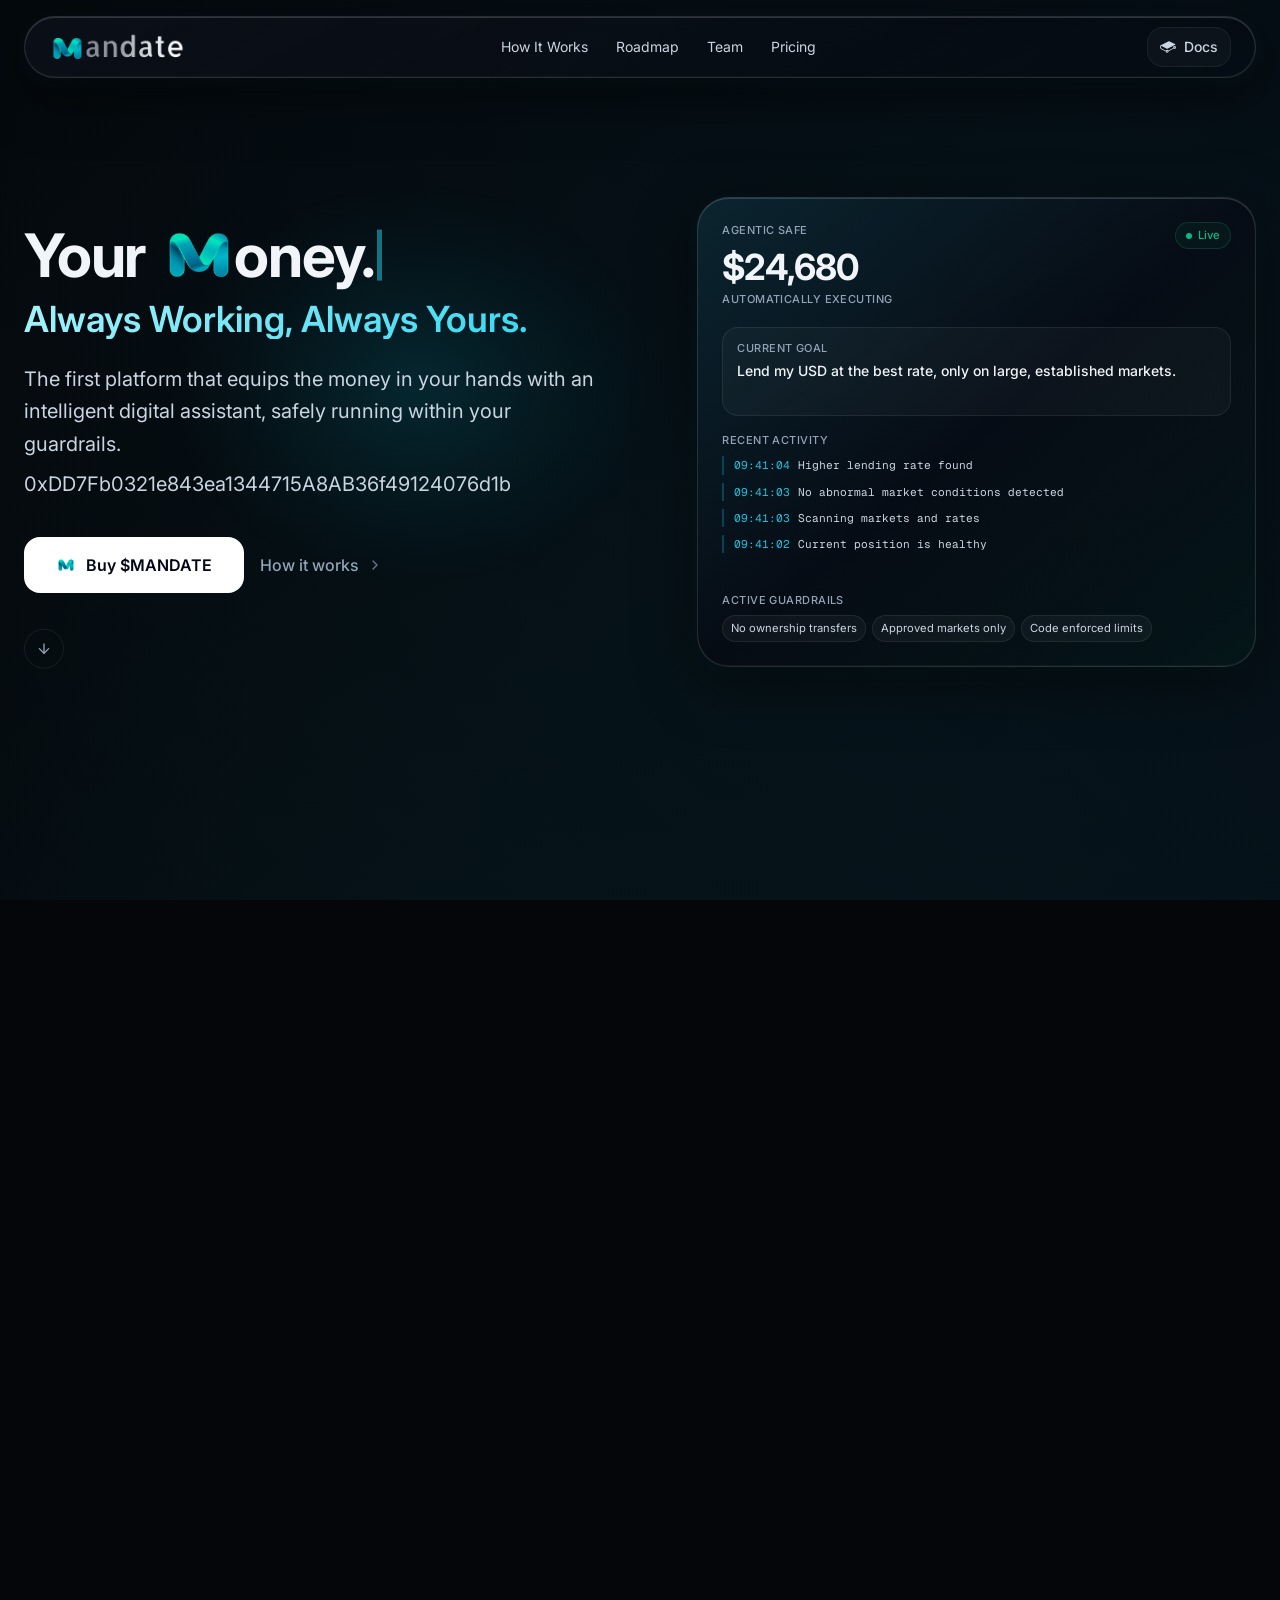
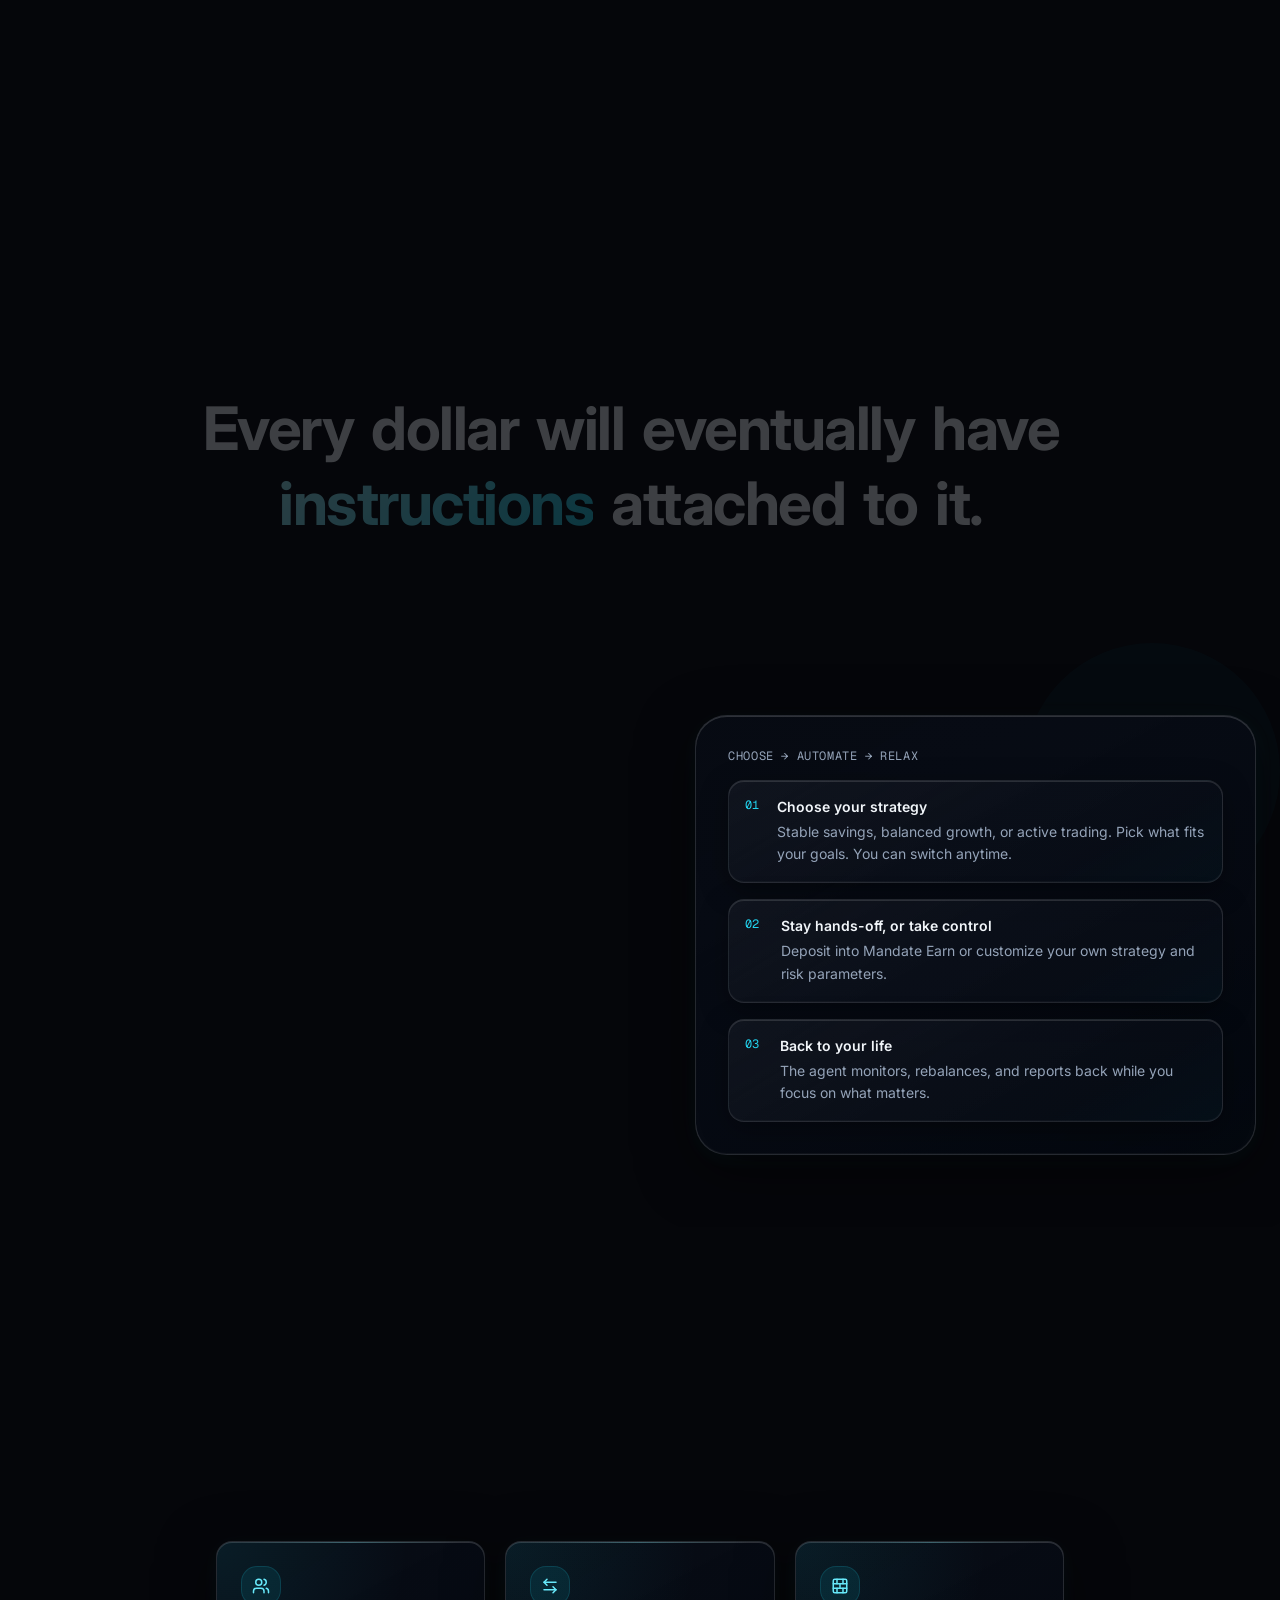
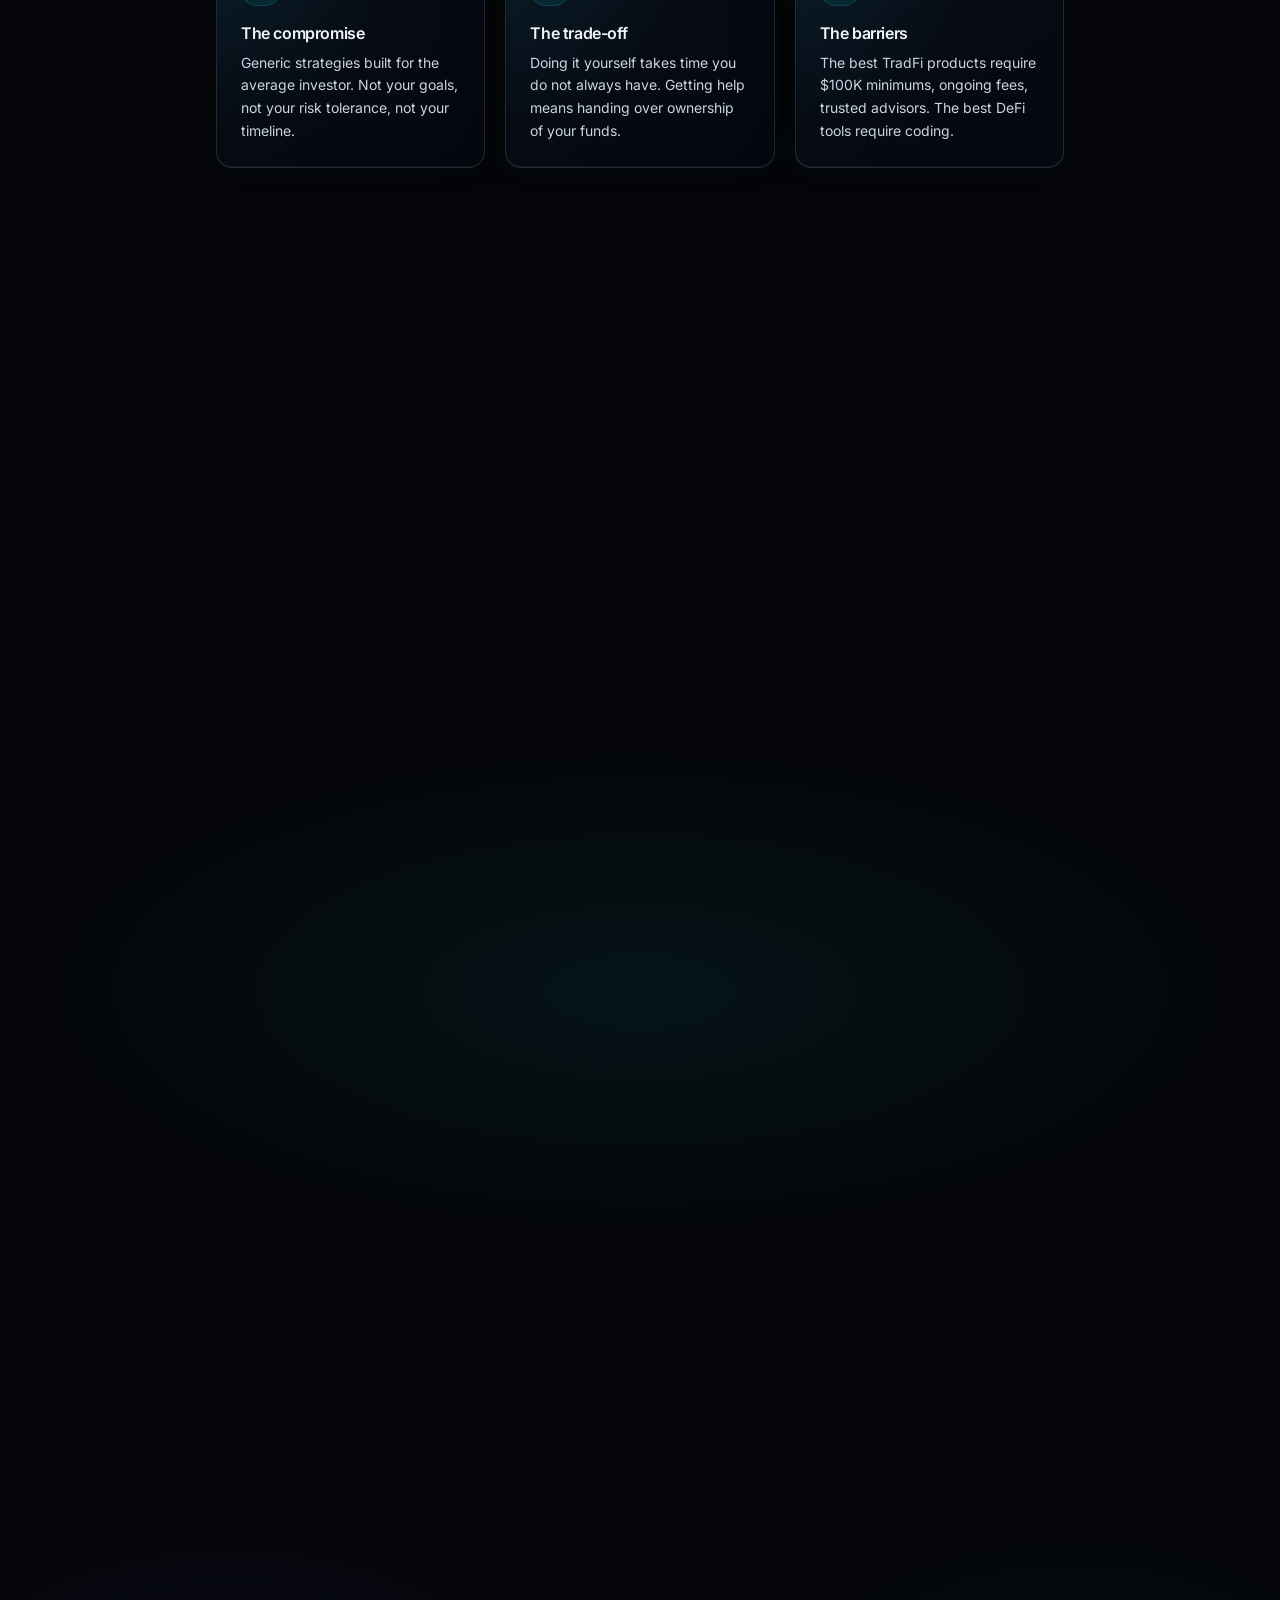
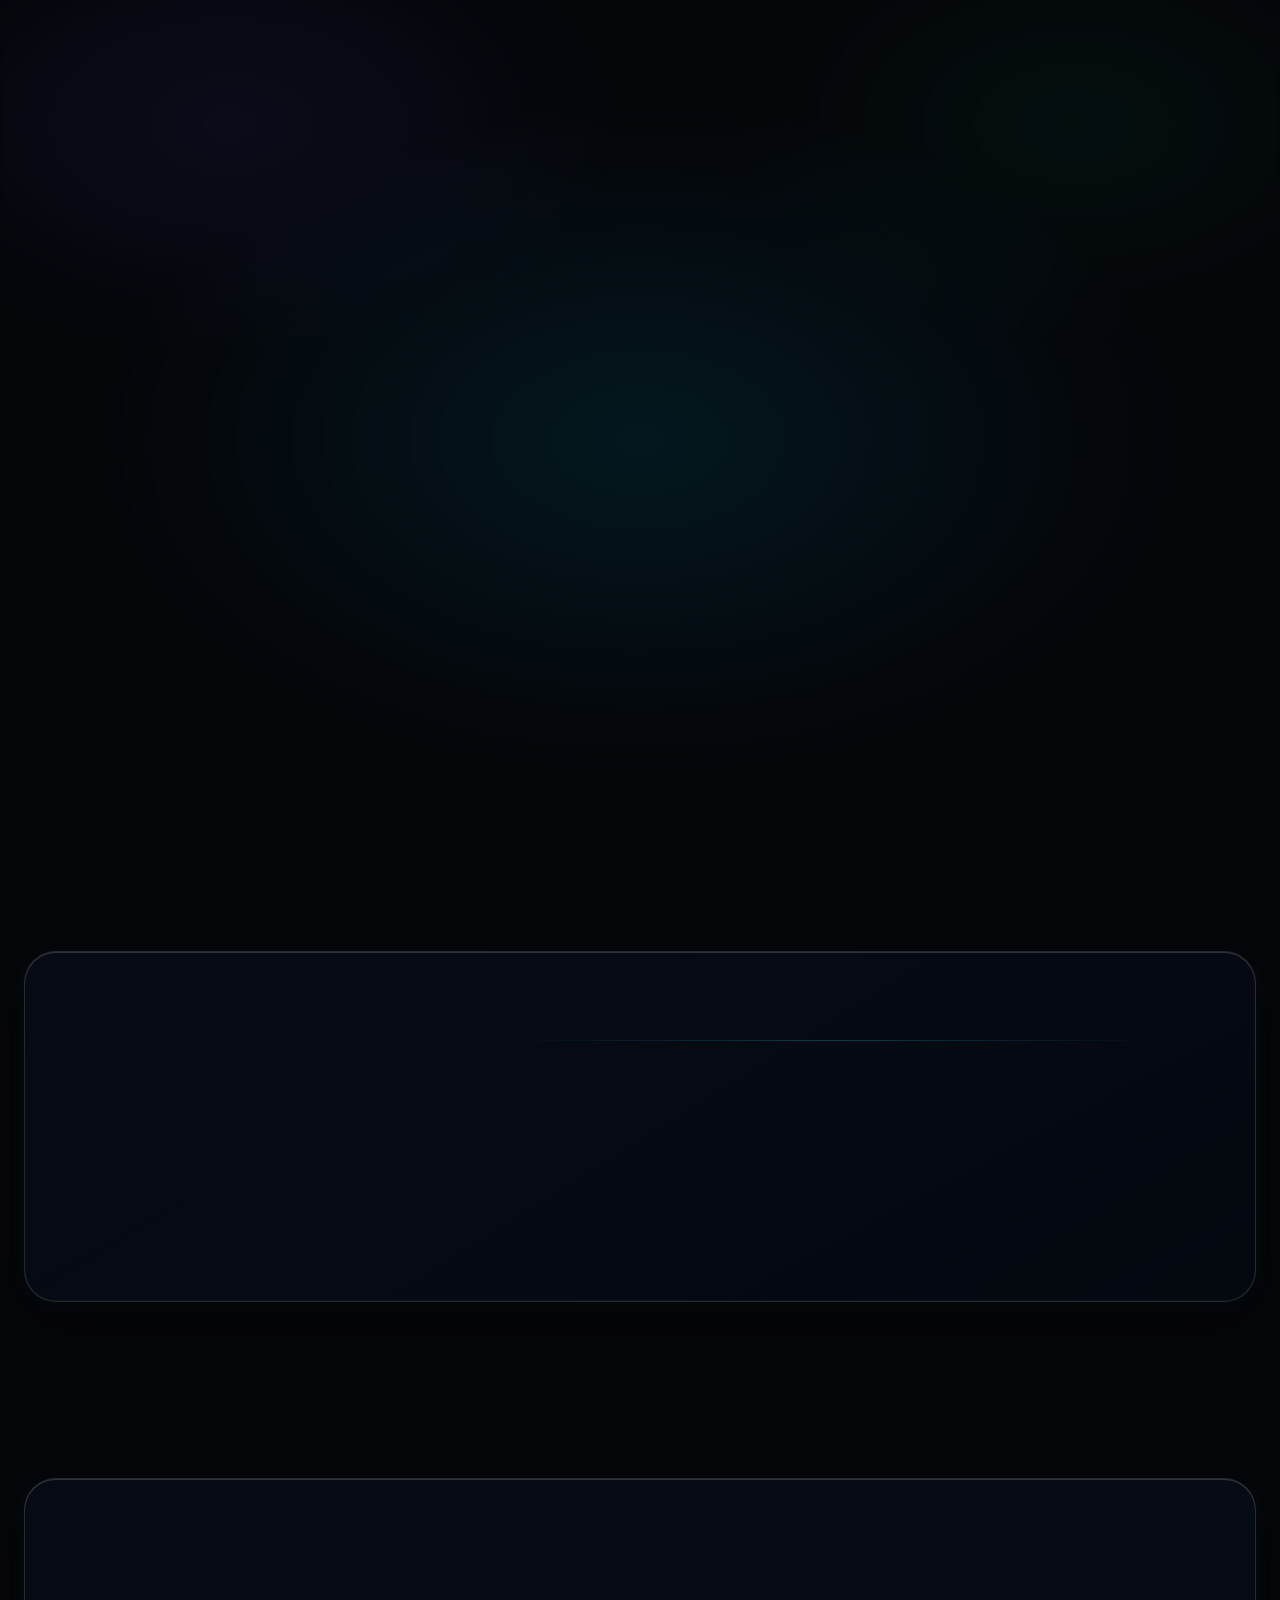
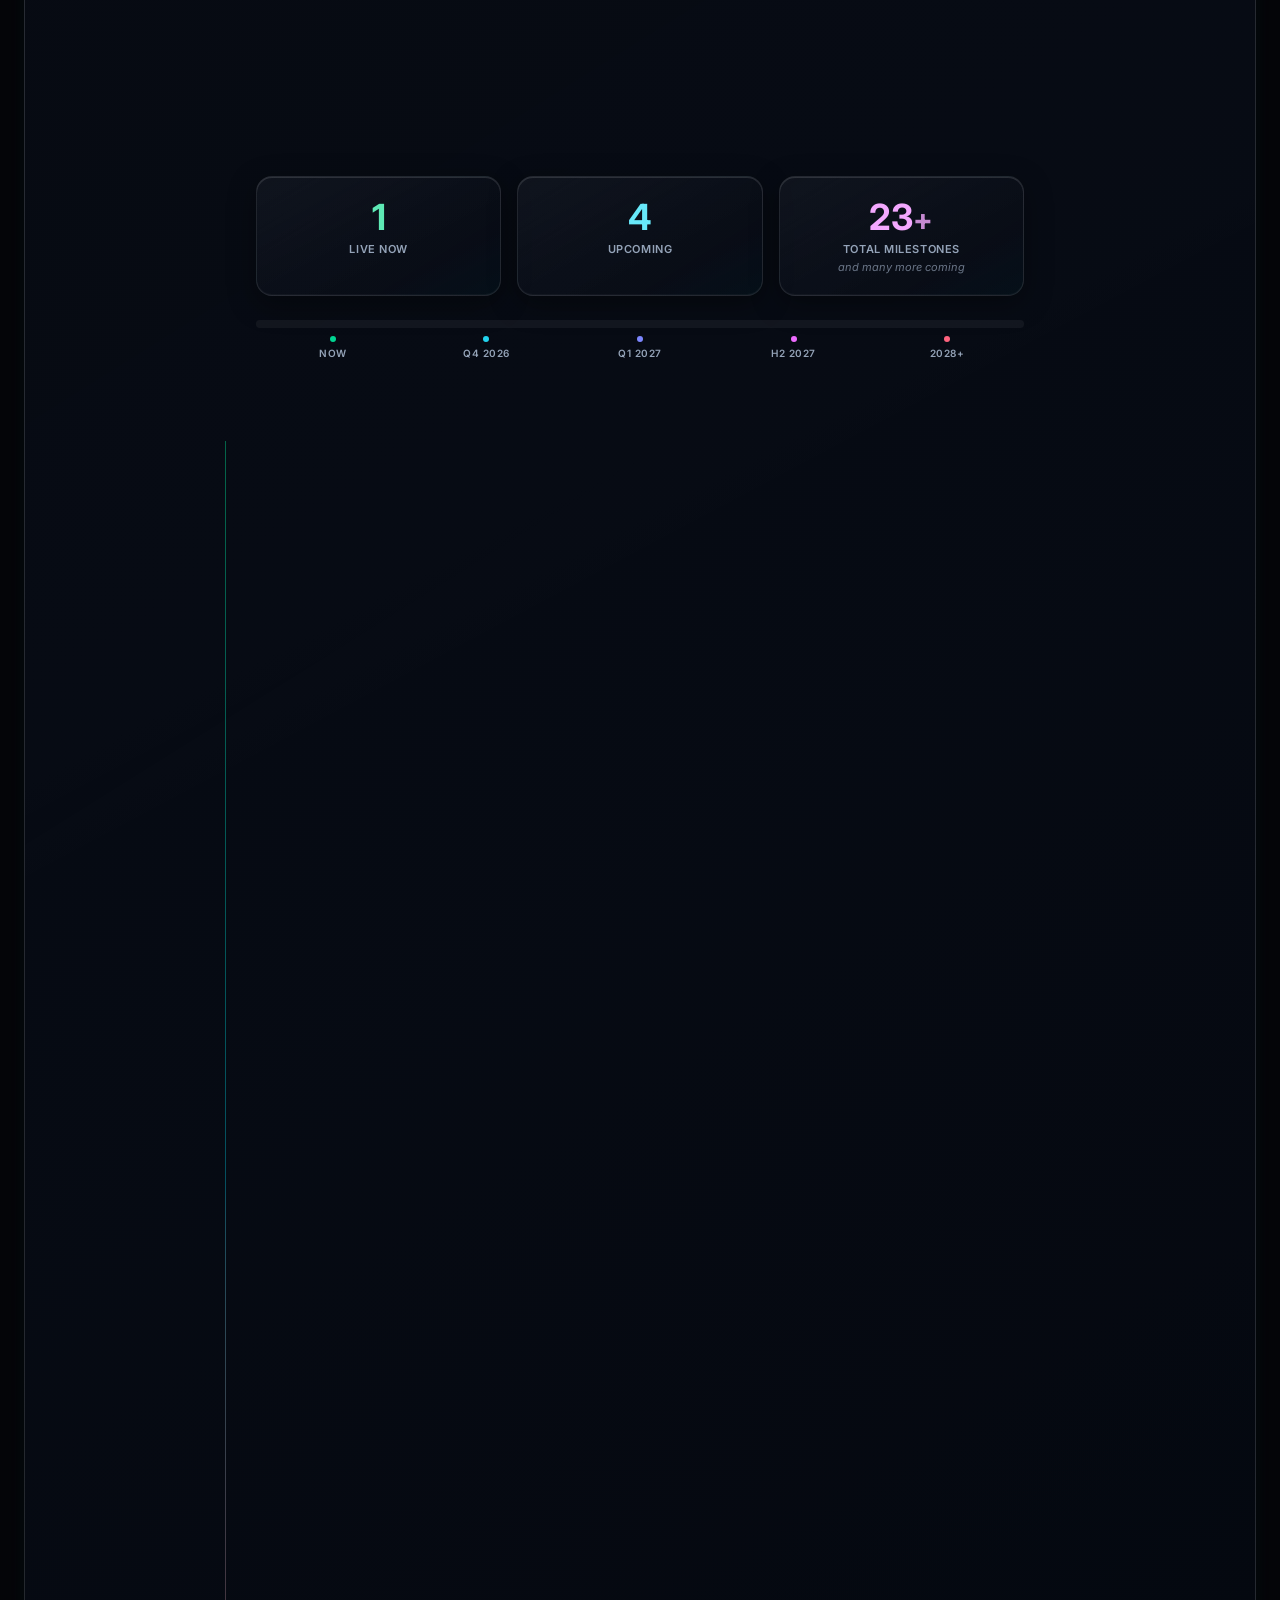
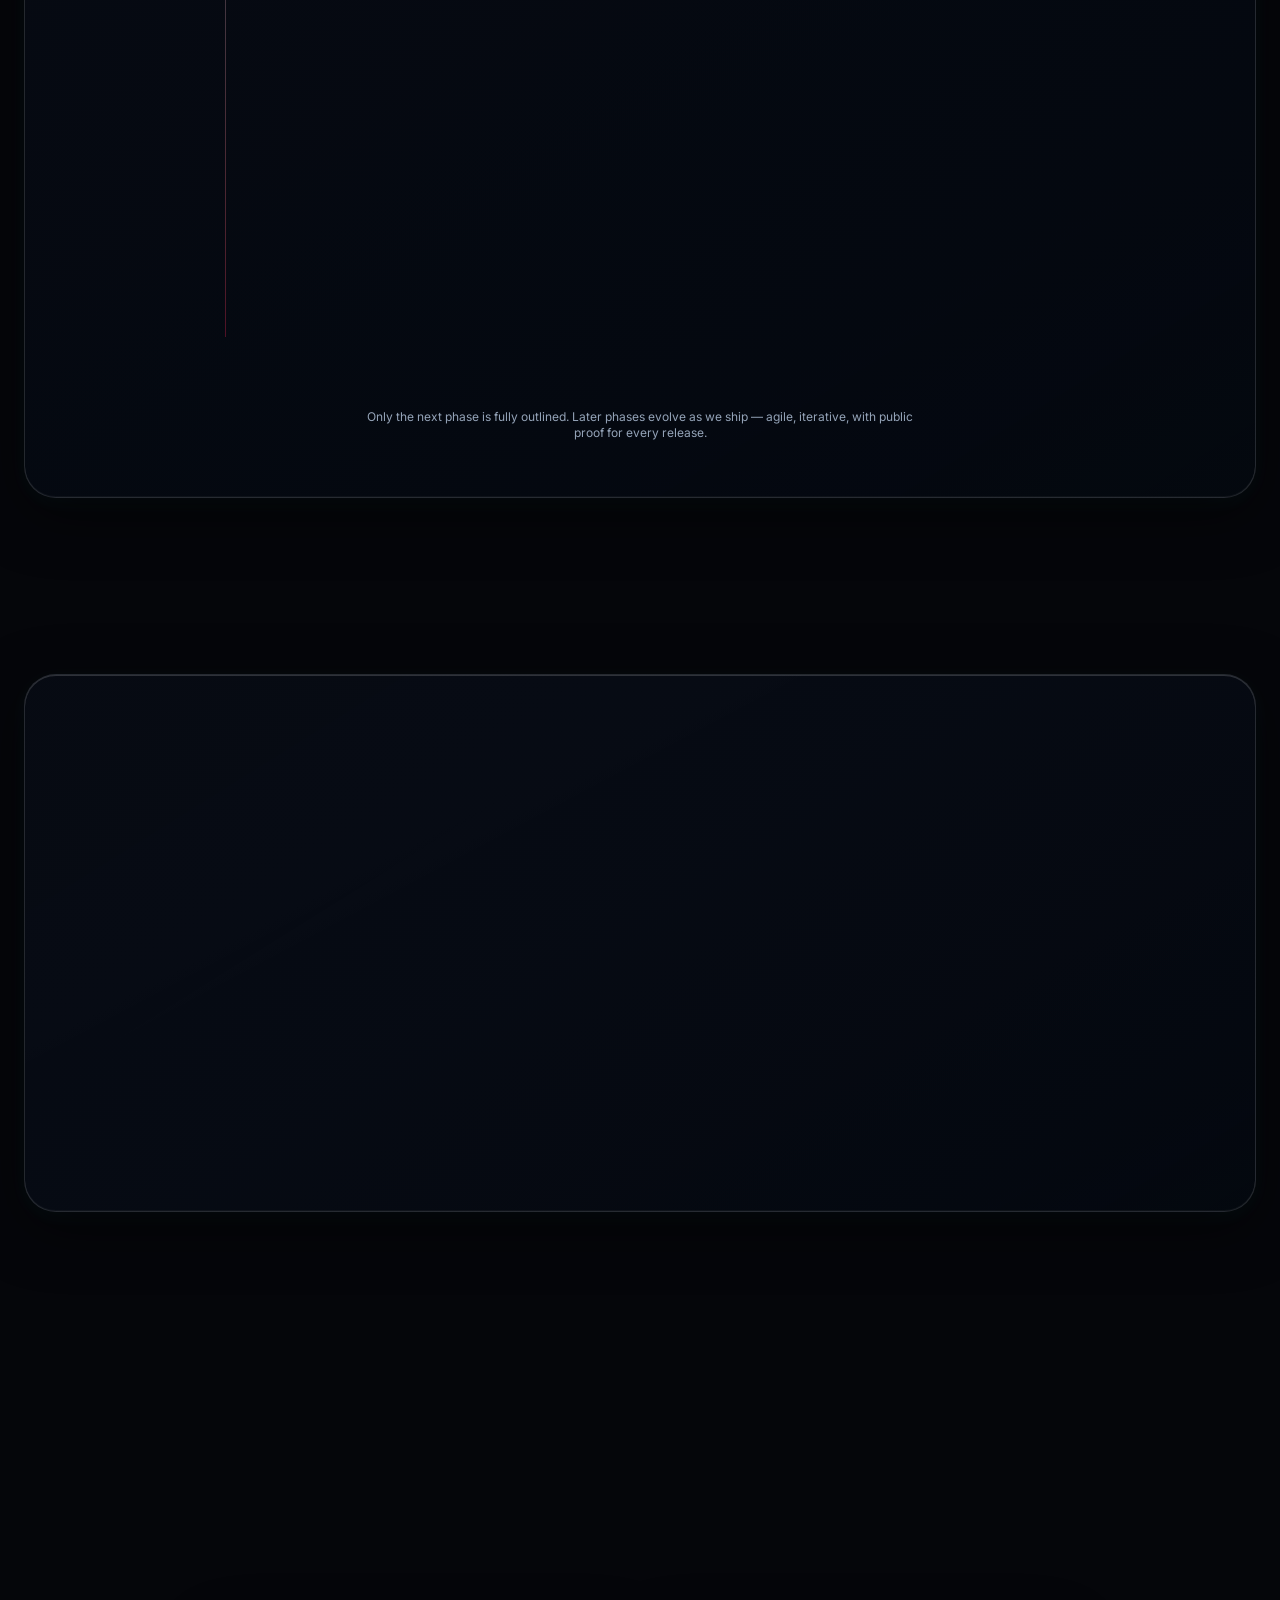
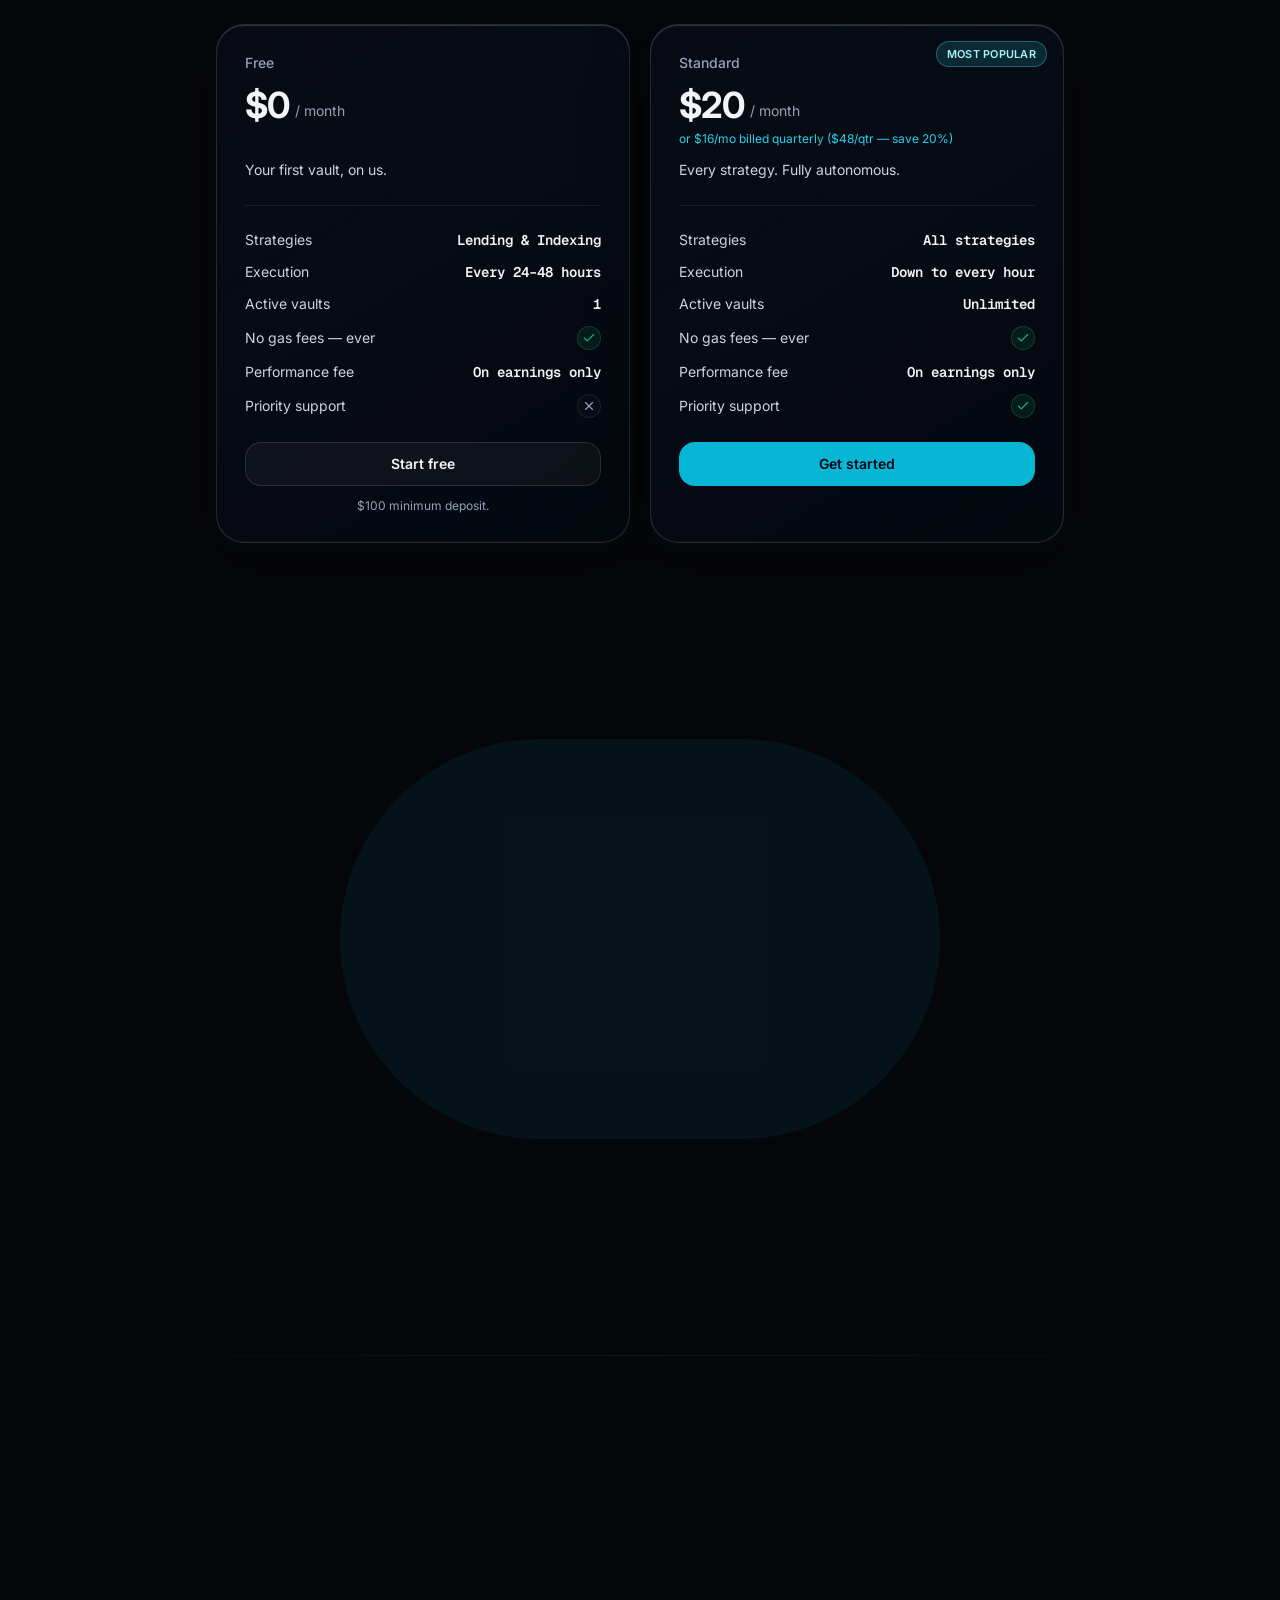
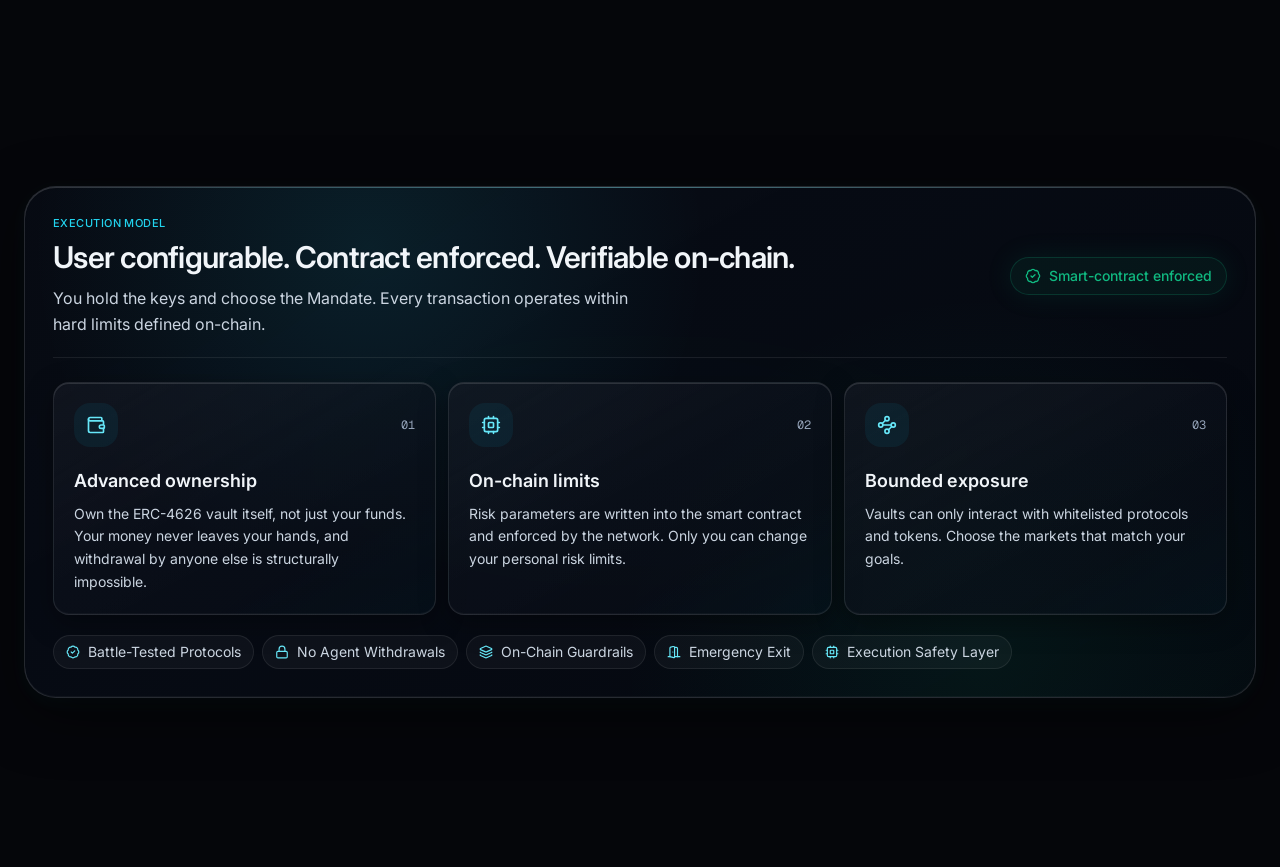
<file: index.html>
<!DOCTYPE html>
<html lang="en" class="dark">

<head>
    <meta charSet="utf-8" />
    <meta name="viewport" content="width=device-width, initial-scale=1, viewport-fit=cover" />
    <link rel="stylesheet" href="/_next/static/css/7fbef840b55ca058.css" data-precedence="next" />
    <link rel="preload" as="script" fetchPriority="low" href="/_next/static/chunks/webpack-b70523822171baf7.js" />
    <script src="/_next/static/chunks/6d6cfd68-b781d8895e5e74b9.js" async=""></script>
    <script src="/_next/static/chunks/381-860d182af0b8cc11.js" async=""></script>
    <script src="/_next/static/chunks/main-app-25e0ee4512bead2b.js" async=""></script>
    <script src="/_next/static/chunks/383-ba7be3ce822de2a2.js" async=""></script>
    <script src="/_next/static/chunks/681-6764b51f396609ff.js" async=""></script>
    <script src="/_next/static/chunks/487-b0c5629124b8f4a0.js" async=""></script>
    <script src="/_next/static/chunks/38-e38e471e074bf922.js" async=""></script>
    <script src="/_next/static/chunks/app/page-fa352e0b48aaf25c.js" async=""></script>
    <script src="/_next/static/chunks/app/layout-7a78516323d9fe87.js" async=""></script>
    <script src="/_next/static/chunks/app/not-found-2d436e8ee4851ce6.js" async=""></script>
    <meta name="virtual-protocol-site-verification" content="6c3e185d72cd90257124e6027bcaf0b9" />
    <link rel="preconnect" href="https://fonts.googleapis.com" />
    <link rel="preconnect" href="https://fonts.gstatic.com" crossorigin="anonymous" />
    <link
        href="https://fonts.googleapis.com/css2?family=Inter:wght@400;500;600;700&amp;family=Geist+Mono:wght@400;500;600&amp;display=swap"
        rel="stylesheet" />
    <script src="/_next/static/chunks/polyfills-42372ed130431b0a.js" noModule=""></script>
</head>

<body class="bg-bg-deepest text-text-primary antialiased">
    <div hidden=""><!--$?--><template id="B:0"></template><!--/$--></div>
    <script
        type="application/ld+json">{"@context":"https://schema.org","@graph":[{"@type":"Organization","@id":"https://mandate.finance/#organization","name":"Mandate","url":"https://mandate.finance","logo":"https://mandate.finance/logo/android-chrome-512x512.png"},{"@type":"WebSite","@id":"https://mandate.finance/#website","url":"https://mandate.finance","name":"Mandate","publisher":{"@id":"https://mandate.finance/#organization"},"inLanguage":"en"}]}</script>
    <a href="#main-content" class="skip-to-main">Skip to content</a>
    <main id="main-content" class="relative min-h-dvh overflow-x-hidden pb-24 sm:pb-28">
        <div aria-hidden="true" class="pointer-events-none fixed inset-0 z-0 bg-bg-deepest overflow-hidden">
            <div class="absolute inset-0 mesh-gradient mesh-gradient--fullpage opacity-40"></div>
        </div><!--$!--><template data-dgst="BAILOUT_TO_CLIENT_SIDE_RENDERING"></template><!--/$-->
    </main><!--$?--><template id="B:1"></template><!--/$-->
    <script>requestAnimationFrame(function () { $RT = performance.now() });</script>
    <script src="/_next/static/chunks/webpack-b70523822171baf7.js" id="_R_" async=""></script>
    <div hidden id="S:1"></div>
    <script>$RB = []; $RV = function (a) { $RT = performance.now(); for (var b = 0; b < a.length; b += 2) { var c = a[b], e = a[b + 1]; null !== e.parentNode && e.parentNode.removeChild(e); var f = c.parentNode; if (f) { var g = c.previousSibling, h = 0; do { if (c && 8 === c.nodeType) { var d = c.data; if ("/$" === d || "/&" === d) if (0 === h) break; else h--; else "$" !== d && "$?" !== d && "$~" !== d && "$!" !== d && "&" !== d || h++ } d = c.nextSibling; f.removeChild(c); c = d } while (c); for (; e.firstChild;)f.insertBefore(e.firstChild, c); g.data = "$"; g._reactRetry && requestAnimationFrame(g._reactRetry) } } a.length = 0 };
        $RC = function (a, b) { if (b = document.getElementById(b)) (a = document.getElementById(a)) ? (a.previousSibling.data = "$~", $RB.push(a, b), 2 === $RB.length && ("number" !== typeof $RT ? requestAnimationFrame($RV.bind(null, $RB)) : (a = performance.now(), setTimeout($RV.bind(null, $RB), 2300 > a && 2E3 < a ? 2300 - a : $RT + 300 - a)))) : b.parentNode.removeChild(b) }; $RC("B:1", "S:1")</script>
    <title>Mandate | Your Rules. Your Money. Always.</title>
    <meta name="description"
        content="The first platform that equips the money in your hands with an intelligent digital assistant, safely running within your guardrails." />
    <link rel="manifest" href="/logo/site.webmanifest" />
    <meta name="robots" content="index, follow" />
    <meta name="googlebot" content="index, follow, max-video-preview:-1, max-image-preview:large, max-snippet:-1" />
    <meta name="virtual-protocol-site-verification" content="6c3e185d72cd90257124e6027bcaf0b9" />
    <link rel="canonical" href="https://mandate.finance" />
    <meta name="mobile-web-app-capable" content="yes" />
    <meta name="apple-mobile-web-app-title" content="Mandate" />
    <meta name="apple-mobile-web-app-status-bar-style" content="black-translucent" />
    <meta property="og:title" content="Mandate | Your Rules. Your Money. Always." />
    <meta property="og:description"
        content="The first platform that equips the money in your hands with an intelligent digital assistant, safely running within your guardrails." />
    <meta property="og:url" content="https://mandate.finance" />
    <meta property="og:site_name" content="Mandate" />
    <meta property="og:locale" content="en_US" />
    <meta property="og:image:alt" content="Mandate - Your Rules. Your Money. Always." />
    <meta property="og:image:type" content="image/png" />
    <meta property="og:image" content="https://mandate.finance/opengraph-image?64fbbfe3fcc4bfb5" />
    <meta property="og:image:width" content="1200" />
    <meta property="og:image:height" content="630" />
    <meta property="og:type" content="website" />
    <meta name="twitter:card" content="summary_large_image" />
    <meta name="twitter:title" content="Mandate | Your Rules. Your Money. Always." />
    <meta name="twitter:description"
        content="The first platform that equips the money in your hands with an intelligent digital assistant, safely running within your guardrails." />
    <meta name="twitter:image" content="https://mandate.finance/opengraph-image" />
    <link rel="shortcut icon" href="/logo/favicon.ico" />
    <link rel="icon" href="/logo/favicon-16x16.png" sizes="16x16" type="image/png" />
    <link rel="icon" href="/logo/favicon-32x32.png" sizes="32x32" type="image/png" />
    <link rel="icon" href="/logo/android-chrome-192x192.png" sizes="192x192" type="image/png" />
    <link rel="icon" href="/logo/android-chrome-512x512.png" sizes="512x512" type="image/png" />
    <link rel="apple-touch-icon" href="/logo/apple-touch-icon.png" />
    <script>document.querySelectorAll('body link[rel="icon"], body link[rel="apple-touch-icon"]').forEach(el => document.head.appendChild(el))</script>
    <div hidden id="S:0"></div>
    <script>$RC("B:0", "S:0")</script>
    <script>(self.__next_f = self.__next_f || []).push([0])</script>
    <script>self.__next_f.push([1, "1:\"$Sreact.fragment\"\n3:I[4154,[\"383\",\"static/chunks/383-ba7be3ce822de2a2.js\",\"681\",\"static/chunks/681-6764b51f396609ff.js\",\"487\",\"static/chunks/487-b0c5629124b8f4a0.js\",\"38\",\"static/chunks/38-e38e471e074bf922.js\",\"974\",\"static/chunks/app/page-fa352e0b48aaf25c.js\"],\"LandingErrorBoundary\"]\n4:I[5723,[\"383\",\"static/chunks/383-ba7be3ce822de2a2.js\",\"681\",\"static/chunks/681-6764b51f396609ff.js\",\"487\",\"static/chunks/487-b0c5629124b8f4a0.js\",\"38\",\"static/chunks/38-e38e471e074bf922.js\",\"974\",\"static/chunks/app/page-fa352e0b48aaf25c.js\"],\"LandingPage\"]\n5:I[8579,[],\"OutletBoundary\"]\n7:I[2210,[],\"AsyncMetadataOutlet\"]\n9:I[8579,[],\"ViewportBoundary\"]\nb:I[8579,[],\"MetadataBoundary\"]\nc:\"$Sreact.suspense\"\ne:I[4754,[],\"\"]\n10:I[1348,[\"681\",\"static/chunks/681-6764b51f396609ff.js\",\"177\",\"static/chunks/app/layout-7a78516323d9fe87.js\"],\"default\"]\n15:I[6659,[\"681\",\"static/chunks/681-6764b51f396609ff.js\",\"177\",\"static/chunks/app/layout-7a78516323d9fe87.js\"],\"RefCaptureMount\"]\n16:I[4570,[],\"\"]\n17:I[5144,[],\"\"]\n18:I[6383,[\"383\",\"static/chunks/383-ba7be3ce822de2a2.js\",\"345\",\"static/chunks/app/not-found-2d436e8ee4851ce6.js\"],\"\"]\n19:I[7466,[],\"IconMark\"]\n:HL[\"/_next/static/css/7fbef840b55ca058.css\",\"style\"]\n"])</script>
    <script>self.__next_f.push([1, "0:{\"P\":null,\"b\":\"q10v0GFr1orrbV1XImnJk\",\"p\":\"\",\"c\":[\"\",\"\"],\"i\":false,\"f\":[[[\"\",{\"children\":[\"__PAGE__\",{}]},\"$undefined\",\"$undefined\",true],[\"\",[\"$\",\"$1\",\"c\",{\"children\":[[[\"$\",\"link\",\"0\",{\"rel\":\"stylesheet\",\"href\":\"/_next/static/css/7fbef840b55ca058.css\",\"precedence\":\"next\",\"crossOrigin\":\"$undefined\",\"nonce\":\"$undefined\"}]],\"$L2\"]}],{\"children\":[\"__PAGE__\",[\"$\",\"$1\",\"c\",{\"children\":[[\"$\",\"$L3\",null,{\"children\":[\"$\",\"$L4\",null,{}]}],null,[\"$\",\"$L5\",null,{\"children\":[\"$L6\",[\"$\",\"$L7\",null,{\"promise\":\"$@8\"}]]}]]}],{},null,false]},null,false],[\"$\",\"$1\",\"h\",{\"children\":[null,[[\"$\",\"$L9\",null,{\"children\":\"$La\"}],null],[\"$\",\"$Lb\",null,{\"children\":[\"$\",\"div\",null,{\"hidden\":true,\"children\":[\"$\",\"$c\",null,{\"fallback\":null,\"children\":\"$Ld\"}]}]}]]}],false]],\"m\":\"$undefined\",\"G\":[\"$e\",[]],\"s\":false,\"S\":false}\n"])</script>
    <script>self.__next_f.push([1, "2:[\"$\",\"html\",null,{\"lang\":\"en\",\"className\":\"dark\",\"children\":[[\"$\",\"head\",null,{\"children\":[[\"$\",\"meta\",null,{\"name\":\"virtual-protocol-site-verification\",\"content\":\"6c3e185d72cd90257124e6027bcaf0b9\"}],[\"$\",\"link\",null,{\"rel\":\"preconnect\",\"href\":\"https://fonts.googleapis.com\"}],[\"$\",\"link\",null,{\"rel\":\"preconnect\",\"href\":\"https://fonts.gstatic.com\",\"crossOrigin\":\"anonymous\"}],[\"$\",\"link\",null,{\"href\":\"https://fonts.googleapis.com/css2?family=Inter:wght@400;500;600;700\u0026family=Geist+Mono:wght@400;500;600\u0026display=swap\",\"rel\":\"stylesheet\"}]]}],[\"$\",\"body\",null,{\"className\":\"bg-bg-deepest text-text-primary antialiased\",\"children\":\"$Lf\"}]]}]\na:[[\"$\",\"meta\",\"0\",{\"charSet\":\"utf-8\"}],[\"$\",\"meta\",\"1\",{\"name\":\"viewport\",\"content\":\"width=device-width, initial-scale=1, viewport-fit=cover\"}]]\n6:null\n"])</script>
    <script>self.__next_f.push([1, "f:[\"$\",\"$L10\",null,{\"formats\":\"$undefined\",\"locale\":\"en\",\"messages\":{\"landing\":{\"a11y\":{\"skipToContent\":\"Skip to content\",\"scrollToIntro\":\"Scroll to introduction\",\"benefitsChatDemo\":\"Example conversation with your Mandate agent\"},\"nav\":{\"howItWorks\":\"How It Works\",\"features\":\"Product\",\"pricing\":\"Pricing\",\"security\":\"Security\",\"waitlist\":\"Access mEARN\",\"earlyAccess\":\"Access mEARN Vault\",\"strategies\":\"Strategies\",\"docs\":\"Docs\",\"gitHub\":\"GitHub\",\"roadmap\":\"Roadmap\",\"team\":\"Team\",\"socials\":{\"label\":\"Socials\",\"xDesc\":\"@Mandate_AI\",\"discordDesc\":\"Community server\",\"telegramChannel\":\"Telegram Channel\",\"telegramChannelDesc\":\"Official announcements\",\"telegramGroup\":\"Telegram Group\",\"telegramGroupDesc\":\"Community chat\",\"githubDesc\":\"Open source\"},\"token\":{\"label\":\"$$MANDATE\",\"virtuals\":\"$$MANDATE — Virtuals\",\"virtualsDesc\":\"Token page on Virtuals\",\"trade\":\"Trade on Matcha\",\"tradeDesc\":\"Robinhood Chain · Matcha\",\"blockscout\":\"Blockscout\",\"robinscan\":\"Robinscan\",\"explorersDesc\":\"View contract on explorer\",\"ca\":\"Copy CA\",\"caCopied\":\"CA copied\"}},\"hero\":{\"titleStatic\":\"Your\",\"titleRotate1\":\"Money.\",\"titleRotate2\":\"Mandate.\",\"subtitle\":\"Always Working, Always Yours.\",\"description\":\"The first platform that equips the money in your hands with an intelligent digital assistant, safely running within your guardrails.\",\"ctaPrimary\":\"Access mEARN Vault\",\"ctaBuy\":\"Buy $MANDATE\",\"ctaSecondary\":\"Documentation\",\"ctaTertiary\":\"How it works\",\"title\":\"Your Money.\",\"titleHighlight\":\"Your Rules. Always.\",\"availability\":{\"label\":\"Available on\",\"note\":\"Full experience on desktop web. iOS and Android apps are still in alpha testing.\",\"webTitle\":\"Desktop Web\",\"webStatus\":\"Full experience\",\"webAria\":\"Open the full Mandate experience on desktop web\",\"iosTitle\":\"App Store\",\"iosStatus\":\"Alpha · TestFlight\",\"iosAria\":\"Join the Mandate alpha on TestFlight\",\"androidTitle\":\"Google Play\",\"androidStatus\":\"Coming soon\",\"androidAria\":\"Google Play — coming soon\"}},\"problem\":{\"eyebrow\":\"The Problem\",\"title\":\"Every existing solution grows your money by taking it out of your hands first.\",\"subtitle\":\"\",\"cards\":[{\"title\":\"The compromise\",\"body\":\"Generic strategies built for the average investor. Not your goals, not your risk tolerance, not your timeline.\"},{\"title\":\"The trade-off\",\"body\":\"Doing it yourself takes time you do not always have. Getting help means handing over ownership of your funds.\"},{\"title\":\"The barriers\",\"body\":\"The best TradFi products require $100K minimums, ongoing fees, trusted advisors. The best DeFi tools require coding.\"}],\"resolution\":\"For the first time, you don't just own the funds.\\nYou can also own the strategy that grows them.\"},\"scrollReveal\":{\"text\":\"Every dollar will eventually have instructions attached to it.\",\"highlights\":[\"instructions\"]},\"features\":{\"eyebrow\":\"Our solution\",\"title\":\"Personalized finance has never been this effortless.\",\"subtitle\":\"Launch an agent that trades, lends, earns yield, rebalances, and manages risk 24/7. Your funds never leave your vault.\",\"visual\":{\"kicker\":\"Agent operating your vault\",\"vaultTitle\":\"Your vault\",\"agentActive\":\"Agent active\",\"ownerOnly\":\"Owner-only withdrawals\",\"steps\":[\"Monitor\",\"Rebalance\",\"Compound\",\"Report\"]},\"benefitsChat\":{\"heading\":\"Agent chat\",\"riskCaption\":\"Strategy goals\",\"tpLabel\":\"Target rate\",\"slLabel\":\"Min. liquidity\",\"tpValue\":\"Best available\",\"slValue\":\"$$10M+\",\"thread\":[{\"role\":\"user\",\"text\":\"Find the best yield on established markets only.\"},{\"role\":\"agent\",\"text\":\"Got it. I'll stick to markets with deep liquidity and a strong track record.\"},{\"role\":\"user\",\"text\":\"If a better rate comes along, move my funds automatically.\"},{\"role\":\"agent\",\"text\":\"Understood. I'll rotate the moment it clears the mandate's limits.\"},{\"role\":\"agent\",\"text\":\"Update: found a better rate and rebalanced. You're now earning an extra 0.3%.\"},{\"role\":\"user\",\"text\":\"Good, let me know if it moves again.\"}]},\"commandCenter\":{\"kicker\":\"Your money, always working, always yours.\",\"body\":\"Choose your goals and limits. The agent handles the timing, execution, and follow-through.\",\"vaultTitle\":\"Agentic Safe\",\"balanceLabel\":\"Automatically Executing\",\"live\":\"Live\",\"strategyLabel\":\"Current goal\",\"strategyValue\":\"Lend my USD at the best rate, only on large, established markets.\",\"strategyCycle\":[\"Lend my USD at the best rate, only on large, established markets.\",\"Buy a little ETH every week the market stays down.\",\"Triple my ETH staking rewards using leverage.\",\"Hold a 50:50 index of BTC and ETH, rebalanced daily.\"],\"actionsTitle\":\"What the agent keeps doing\",\"actions\":[\"Watch markets\",\"Move when timing matters\",\"Compound and report\"],\"pillars\":[{\"title\":\"Public / private strategies\",\"description\":\"Deposit into managed strategies or define your own. The agent follows the mandate and can never withdraw.\"},{\"title\":\"24/7 execution\",\"description\":\"Markets move while you sleep. Mandate keeps watching, rebalancing, and compounding.\"},{\"title\":\"Visible control\",\"description\":\"Every decision your agent makes is explained in plain language. You see what it did, why it acted, and that your limits held.\"}],\"activityTitle\":\"Recent activity\",\"activity\":[{\"time\":\"09:41:02\",\"message\":\"Current position is healthy\"},{\"time\":\"09:41:03\",\"message\":\"Scanning markets and rates\"},{\"time\":\"09:41:03\",\"message\":\"No abnormal market conditions detected\"},{\"time\":\"09:41:04\",\"message\":\"Higher lending rate found\"},{\"time\":\"09:41:04\",\"message\":\"Alternative passes all risk checks\"},{\"time\":\"09:41:05\",\"message\":\"Per mandate, rebalance position\"},{\"time\":\"09:41:06\",\"message\":\"Rotating liquidity to capture rate\"},{\"time\":\"09:41:06\",\"message\":\"Rebalance successful\"},{\"time\":\"09:41:07\",\"message\":\"Position now earning additional +0.3%\"},{\"time\":\"09:41:08\",\"message\":\"Continue monitoring for opportunities\"}],\"guardrailsTitle\":\"Active guardrails\",\"guardrails\":[\"No ownership transfers\",\"Approved markets only\",\"Code enforced limits\"]}},\"capabilities\":{\"eyebrow\":\"Opportunities\",\"title\":\"One agent. All of DeFi.\",\"subtitle\":\"One agent at the center. Every market that matters orbits around it.\",\"agent\":\"Agent\",\"markets\":{\"stablecoins\":\"Stablecoins\",\"stocks\":\"Stocks\",\"digitalAssets\":\"Digital Assets\",\"commodities\":\"Commodities\",\"indices\":\"Indices\",\"moneyMarkets\":\"Money Markets\"}},\"pricing\":{\"eyebrow\":\"Pricing\",\"title\":\"Pay for execution, not holdings.\",\"subtitle\":\"Top up your account and let it run. Subscribe monthly, save with quarterly billing, or pay $0.08 per execution with no commitment. We only earn a performance fee on earnings — never on losses.\",\"footnote\":\"High-watermark enforced. Performance fees are never charged on losses or on recovering prior gains.\",\"free\":{\"name\":\"Free\",\"price\":\"$$0\",\"period\":\"/ month\",\"description\":\"Your first vault, on us.\",\"cta\":\"Start free\",\"features\":[{\"label\":\"Strategies\",\"type\":\"amount\",\"value\":\"Lending \u0026 Indexing\"},{\"label\":\"Execution\",\"type\":\"amount\",\"value\":\"Every 24–48 hours\"},{\"label\":\"Active vaults\",\"type\":\"amount\",\"value\":\"1\"},{\"label\":\"No gas fees — ever\",\"type\":\"included\"},{\"label\":\"Performance fee\",\"type\":\"amount\",\"value\":\"On earnings only\"},{\"label\":\"Priority support\",\"type\":\"excluded\"}],\"note\":\"$$100 minimum deposit.\"},\"standard\":{\"name\":\"Standard\",\"price\":\"$$20\",\"period\":\"/ month\",\"quarterlyNote\":\"or $16/mo billed quarterly ($48/qtr — save 20%)\",\"description\":\"Every strategy. Fully autonomous.\",\"cta\":\"Get started\",\"features\":[{\"label\":\"Strategies\",\"type\":\"amount\",\"value\":\"All strategies\"},{\"label\":\"Execution\",\"type\":\"amount\",\"value\":\"Down to every hour\"},{\"label\":\"Active vaults\",\"type\":\"amount\",\"value\":\"Unlimited\"},{\"label\":\"No gas fees — ever\",\"type\":\"included\"},{\"label\":\"Performance fee\",\"type\":\"amount\",\"value\":\"On earnings only\"},{\"label\":\"Priority support\",\"type\":\"included\"}]},\"enterpriseCta\":\"Managing institutional-scale TVL? Get in touch.\",\"recommended\":\"Most popular\"},\"security\":{\"eyebrow\":\"Security\",\"title\":\"Ownership enforced. Not assumed.\",\"subtitle\":\"Your funds are protected by smart contract constraints, not promises.\",\"flowEyebrow\":\"Execution model\",\"flowTitle\":\"Vault, agent, markets - bounded at every step\",\"flowSubtitle\":\"You hold the keys and choose the Mandate. Every transaction operates within hard limits defined on-chain.\",\"enforced\":\"Smart-contract enforced\",\"auditedContracts\":\"User configurable. Contract enforced. Verifiable on-chain.\",\"flowSteps\":[{\"title\":\"Advanced ownership\",\"body\":\"Own the ERC-4626 vault itself, not just your funds. Your money never leaves your hands, and withdrawal by anyone else is structurally impossible.\"},{\"title\":\"On-chain limits\",\"body\":\"Risk parameters are written into the smart contract and enforced by the network. Only you can change your personal risk limits.\"},{\"title\":\"Bounded exposure\",\"body\":\"Vaults can only interact with whitelisted protocols and tokens. Choose the markets that match your goals.\"}],\"ownerOnly\":{\"title\":\"No Agent Withdrawals\",\"description\":\"The agent has zero access to withdrawal functions. Your funds stay redeemable by you alone, in mEARN or your own vault.\"},\"onChain\":{\"title\":\"On-Chain Guardrails\",\"description\":\"Three roles enforced at the smart contract level: Owner, Manager, and Risk Manager. Each with strict boundaries.\"},\"audited\":{\"title\":\"Battle-Tested Protocols\",\"description\":\"Every protocol integration is hardened and validated. Your agent only interacts with allowlisted, audited contracts.\"},\"emergency\":{\"title\":\"Emergency Exit\",\"description\":\"Pause operations or exit completely at any time. Your money is always accessible - no lock-ups, no delays.\"},\"agentSafety\":{\"title\":\"Execution Safety Layer\",\"description\":\"Code-level checks sit between every agent decision and execution. Sell guards, deterministic arithmetic tools, and signing limits prevent hallucinated actions from reaching the chain.\"}},\"whyMandate\":{\"eyebrow\":\"Why Mandate\",\"title\":\"The era of static money is over.\",\"subtitle\":\"Automate your money without giving up ownership.\"},\"howItWorks\":{\"sectionTitle\":\"Your Mandate, live in minutes.\",\"sectionSubtitle\":\"Five clicks that took years to make possible.\",\"step1Title\":\"Set Your Mandate\",\"step1Description\":\"Answer a simple questionnaire to customize your strategy and risk preferences. Your vault is instantly deployed with hard-coded guardrails.\",\"step2Title\":\"Fund Your Vault\",\"step2Description\":\"Your agent starts executing the moment you deposit. It operates within boundaries you define, enforced at the contract level.\",\"step3Title\":\"Autopilot Activated\",\"step3Description\":\"Your agent takes over. It monitors markets, rebalances positions, and reports back around the clock, always within the limits you set.\",\"chooseStrategy\":{\"title\":\"Choose your strategy\",\"description\":\"Stable savings, balanced growth, or active trading. Pick what fits your goals. You can switch anytime.\"},\"setRiskProfile\":{\"title\":\"Stay hands-off, or take control\",\"description\":\"Deposit into Mandate Earn or customize your own strategy and risk parameters.\"},\"launchRelax\":{\"title\":\"Back to your life\",\"description\":\"The agent monitors, rebalances, and reports back while you focus on what matters.\"}},\"faq\":{\"eyebrow\":\"FAQ\",\"title\":\"Common Questions\",\"items\":[{\"question\":\"Who can withdraw my funds?\",\"answer\":\"Only you. Every vault runs on audited, non-custodial smart contracts. If you deposit into Mandate Earn, your shares are yours alone and redeemable for the underlying assets at any time. If you launch your own vault, you own the ERC-4626 contract itself, your funds never leave your custody, and withdrawal by anyone else is structurally impossible.\"},{\"question\":\"What happens if the market moves against me?\",\"answer\":\"Market risk is real, your vault's value moves with the market like any position. What's bounded is the action space: every strategy operates inside risk parameters written into the smart contract, protocol allowlists, exposure caps, and limits that no rebalance or execution error can step outside. With your own vault, you set those limits and can tighten them at any time.\"},{\"question\":\"How does Mandate make money?\",\"answer\":\"We only earn when you do. Mandate Earn charges a performance fee on yield, no subscription required. Personal vaults add a flat monthly subscription for every strategy and faster execution, plus a performance fee on profits, never on losses (high-watermark enforced). Gas is on us.\"},{\"question\":\"Which networks does Mandate support?\",\"answer\":\"Mandate is live on Base today. Support for Arbitrum and Ethereum is built and will open up as we expand access.\"},{\"question\":\"What actions can be taken with my funds?\",\"answer\":\"In Mandate Earn, your USDC moves between Aave, Compound, and Morpho to chase the best lending rate. In a personal vault, your Mandate defines the allowed actions, rebalancing, compounding, shifting between approved positions. Either way, every action is checked against on-chain limits and a whitelist of protocols and tokens before it executes. Withdrawing funds is never one of those actions.\"},{\"question\":\"Can I pause or change my strategy?\",\"answer\":\"Yes, anytime. Pause activity, tighten your limits, or withdraw, none of it requires giving up custody or waiting on anyone else. Your vault and your funds remain yours throughout.\"}]},\"trust\":{\"eyebrow\":\"Integrations\",\"title\":\"Built on the protocols DeFi runs on.\",\"left\":\"Audited Smart Contracts. 100% Non-Custodial.\",\"right\":\"Seamlessly capturing yield across leading DeFi protocols\",\"marqueeLabel\":\"DeFi protocol integrations supported by Mandate\"},\"cta\":{\"title\":\"Every dollar deserves a plan.\",\"titleHighlight\":\"Mandate is the engine that executes it.\",\"subtitle\":\"Be the first to experience autonomous finance on your terms, without giving anything up.\",\"button\":\"Access mEARN Vault\",\"microCopy\":\"Spots are strictly limited for our upcoming closed beta.\"},\"footer\":{\"product\":{\"title\":\"Product\",\"exploreAgents\":\"Explore agents\",\"pricing\":\"Pricing\",\"documentation\":\"Documentation\",\"links\":\"All links\"},\"token\":{\"title\":\"$$MANDATE\",\"virtuals\":\"Virtuals\",\"trade\":\"Trade (Matcha)\",\"blockscout\":\"Blockscout\",\"robinscan\":\"Robinscan\"},\"company\":{\"title\":\"Company\",\"about\":\"About\",\"contact\":\"Contact\"},\"legal\":{\"title\":\"Legal\",\"privacy\":\"Privacy\",\"terms\":\"Terms\"},\"language\":\"Language\",\"tagline\":\"Your Rules. Your Money. Always.\",\"description\":\"Your Mandate, enforced on-chain. Automation that's accountable, not opaque.\",\"copyright\":\"© {year} Mandate Finance. All rights reserved.\",\"liveOn\":\"Live on Base, expanding to Arbitrum and Ethereum — $MANDATE on Robinhood Chain\"},\"links\":{\"metaTitle\":\"Links | Mandate\",\"metaDescription\":\"All Mandate links in one place — app, $MANDATE, socials, and docs.\",\"backHome\":\"Back to home\",\"subtitle\":\"Everything Mandate, in one place.\",\"sections\":{\"product\":\"Product\",\"token\":\"$$MANDATE\",\"socials\":\"Socials\",\"docs\":\"Docs \u0026 legal\"},\"app\":\"Open Mandate app\",\"appDesc\":\"app.mandate.finance\",\"docs\":\"Documentation\",\"docsDesc\":\"GitBook guides\",\"privacy\":\"Privacy Policy\",\"terms\":\"Terms of Service\",\"footerNote\":\"mandate.finance/links\"},\"login\":{\"headline\":\"AI-native DeFi, one login\",\"subheadline\":\"Google, email, or passkey-wallet optional.\",\"passkeySignIn\":\"Passkey sign-in\",\"passkeyHint\":\"Choose where your credential lives-then confirm on your device.\",\"continueWithWallet\":\"Or continue with your personal wallet\",\"terms\":\"By continuing you agree to our Terms and Privacy Policy\",\"methods\":{\"google\":{\"title\":\"Google\",\"subtitle\":\"Sign in with Google account\"},\"email\":{\"title\":\"Email\",\"subtitle\":\"We'll email you a login code\"},\"passkey\":{\"title\":\"Passkey\",\"subtitle\":\"Google Password Manager or iCloud Keychain\"}},\"passkeyProviders\":{\"googlePasswordManager\":{\"name\":\"Google Password Manager\",\"hint\":\"Chrome, Android, Google account\"},\"iCloudKeychain\":{\"name\":\"iCloud Keychain\",\"hint\":\"Safari, iPhone, iPad \u0026 Mac\"}}},\"auth\":{\"connecting\":\"Connecting to your account...\",\"initializingTitle\":\"Privy is not responding (SDK still initializing)\",\"noTokenTitle\":\"Privy did not return an access token\"},\"chat\":{\"title\":\"Try chatting with your savings agent\",\"subtitle\":\"Live preview of Mandate mEARN: a shared vault managed by AI. No account needed.\",\"live\":\"Live\",\"poweredBy\":\"Powered by Mandate Earn\",\"emptyState\":\"Pick a question below: or write your own to get started.\",\"suggestion1\":\"What does this vault do?\",\"suggestion2\":\"How does the AI manage my money?\",\"suggestion3\":\"What if Bitcoin crashes?\",\"placeholder\":\"Ask a question…\",\"send\":\"Send\",\"thinking\":\"Thinking...\",\"showWhatIDid\":\"Show what I did\",\"hideTimeline\":\"Hide\",\"quotaLeft\":\"{remaining}/{limit} left today\",\"quotaExhausted\":\"Daily message limit reached\",\"signInToContinue\":\"Sign in to keep chatting\",\"phaseRetrieveStarted\":\"Searching protocol docs and account history...\",\"phaseRetrieveCompleted\":\"Found {count} sources\",\"phaseReasoningStarted\":\"Writing your answer...\",\"phaseReasoningRedirect\":\"Crafting a friendly redirect...\",\"phaseToolBalance\":\"Checking your savings balance...\",\"phaseToolVaultInfo\":\"Looking up vault details...\",\"phaseToolMath\":\"Doing the math...\",\"phaseToolGeneric\":\"Checking {tool}...\",\"phaseSafetyCheckBlocked\":\"Safety check ran\",\"errorGeneric\":\"Sorry, something went wrong. Try again.\",\"seedYield\":\"How is the yield generated?\",\"seedRisk\":\"What are the main risks?\",\"seedStrategy\":\"What strategy does the agent use?\",\"emptyHint\":\"Ask the agent anything about this vault.\",\"youLabel\":\"You\",\"agentLabel\":\"Agent\",\"sendLabel\":\"Send\",\"quotaCounter\":\"{remaining}/{limit} left today\",\"clearLabel\":\"Clear\",\"inputPlaceholder\":\"Ask a question…\",\"vaultPreview\":{\"sharedVault\":\"mEARN · Shared vault\",\"managedBy\":\"Managed by\",\"tvlLabel\":\"Currently earning in this vault\",\"apyLabel\":\"APY\",\"compositionLabel\":\"Allocation\",\"autoManaged\":\"Auto-managed\",\"sinceLabel\":\"Active since\"},\"rightPane\":{\"ariaLabel\":\"Switch between agent thinking and chat\",\"tabs\":{\"thinking\":\"Thinking\",\"chat\":\"Chat\"},\"chatWithAgent\":\"Chat with the agent\"},\"thinkingL1\":{\"hold\":\"Your Earn Account is earning the best available rate.\",\"rebalanceFirst\":\"Your Earn Account started earning {apy}% a year.\",\"rebalanceSubsequent\":\"Moved to a better rate. Your Earn Account is now earning {apy}% a year.\",\"holdIdle\":\"Rates too low. Your Earn Account is keeping funds safe.\",\"holdTopup\":\"Added funds to your Earn Account's active position. Now earning {apy}% a year.\",\"riskExit\":\"{condition} Your Earn Account moved to cash.\",\"riskExitConditions\":{\"tvlFloor\":\"Market size dropped below the minimum.\",\"apyCeiling\":\"Rate moved outside the safe range.\",\"unexpectedBorrow\":\"Unexpected activity detected.\",\"lltvBreach\":\"A market safety threshold was breached.\",\"noEligibleMarket\":\"No eligible market is currently available.\"},\"safetyHalt\":\"A state check didn't pass. No action was taken.\",\"pending\":\"Confirming your Earn Account's last move.\",\"needsAttention\":\"A step needs attention. Your funds are safe.\",\"fallback\":\"Your Earn Account is active. First update coming soon.\",\"showDetails\":\"Show details\",\"hideDetails\":\"Hide details\",\"empty\":\"No updates yet. Your Earn Account will appear here once active.\"},\"time\":{\"justNow\":\"Just now\",\"minutesAgo\":\"{count}m ago\",\"hoursAgo\":\"{count}h ago\",\"daysAgo\":\"{count}d ago\"}},\"waitlist\":{\"eyebrow\":\"Early Access\",\"title\":\"Get Early Access\",\"subtitle\":\"Be among the first to deploy AI-powered DeFi agents on Mandate.\",\"tabWaitlist\":\"Early Access\",\"tabDemo\":\"Book a Demo\",\"name\":\"Full Name\",\"email\":\"Email Address\",\"company\":\"Company (optional)\",\"companyRequired\":\"Company\",\"phone\":\"Phone (optional)\",\"message\":\"Tell us about your needs\",\"messagePlaceholder\":\"What are you looking for?\",\"submitWaitlist\":\"Get Early Access\",\"submitDemo\":\"Book a Demo\",\"submitAnother\":\"Submit another request\",\"submitting\":\"Submitting...\",\"successWaitlist\":\"Early access requested! We'll be in touch soon.\",\"successDemo\":\"Demo request submitted! We'll reach out shortly.\",\"errorGeneric\":\"Something went wrong. Please try again.\",\"walletAddress\":\"Wallet Address (optional)\",\"alreadyApplied\":\"This address has already applied.\",\"checkAccessInApp\":\"Check your access at app.mandate.finance\"},\"roadmap\":{\"sectionTitle\":\"From managing to owning your Mandate.\",\"sectionSubtitle\":\"Mandate turns intent into DeFi strategies — an AI agent that partners with you on your goals, operating only within the contract-enforced guardrails you set. You own the funds, the vault, and the rules that govern them.\",\"status\":{\"live\":\"Live\",\"next\":\"Next\",\"planned\":\"Planned\",\"vision\":\"Vision\",\"future\":\"Future\"},\"disclaimer\":\"Only the next phase is fully outlined. Later phases evolve as we ship — agile, iterative, with public proof for every release.\",\"phase1\":{\"when\":\"Now\",\"title\":\"Mandate Earn, Live\",\"subtitle\":\"Chapter one — working product, not promises. mEARN live on Base; $MANDATE launches on Virtuals.\",\"m1\":\"Optimized execution across Base's top lending markets (Aave, Morpho, Compound)\",\"m2\":\"Points + AI chat — every move explained\",\"m3\":\"No gas fees, no signing prompts — just a normal app (EIP-7702)\",\"m4\":\"iOS + Android beta — your vault, in your pocket\",\"m5\":\"$$MANDATE token — launching on Virtuals (Robinhood Chain)\"},\"phase2\":{\"when\":\"Q4 2026\",\"title\":\"Launch season\",\"subtitle\":\"From Mandate Earn to Mandate Invest — toward personalized strategies you own, customize, and share.\",\"m1\":\"Mandate Invest — Mandate-run strategies across lending, yield, indexing, and trading, plus DCA plans. Fork any of them to make it your own.\",\"m2\":\"Lending (beta)\",\"m3\":\"Yield (beta)\",\"m4\":\"Indexing (beta)\",\"m5\":\"Trading (alpha, internal test) — extending to tokenized stocks (TSLA, COIN, PLTR…)\",\"m6\":\"Mandate Pro — fully own and customize your strategy: your vault, your markets, your parameters\",\"m7\":\"Mandate Social — discover and back other users' Pro strategies; the agent stays the intelligence layer\",\"m8\":\"Points Season 1 + shareable calculator\",\"m9\":\"iOS + Android Production Apps\"},\"phase3\":{\"when\":\"Q1 2027\",\"title\":\"Proof, in public\",\"subtitle\":\"Nothing decided off the record — every move, posted as it happens. Real on-chain decisions, not scraped text.\",\"m1\":\"@MandateAI tweets every decision — on-chain proof for every move\",\"m2\":\"Mandate agent ranked on DeFi Bench's live leaderboard + full decision dataset on HuggingFace\",\"m3\":\"Cross-chain expansion + grants\"},\"phase4\":{\"when\":\"H2 2027\",\"title\":\"The Mandate Model\",\"subtitle\":\"An LLM built on real DeFi decisions — not scraped docs, live agent runs.\",\"m1\":\"Mandate Strategy Model v0 (partnership planned)\",\"m2\":\"Model API private beta\",\"m3\":\"Foundation + DAO framework\"},\"phase5\":{\"when\":\"2028+\",\"title\":\"The horizon\",\"subtitle\":\"Built to beat general LLMs on DeFi. Governance outlives founders.\",\"m1\":\"Mandate Strategy Model, live\",\"m2\":\"Cross-chain agent, on-chain guardrails intact\",\"m3\":\"Active DAO + protocol fine-tunes\"},\"stats\":{\"liveNow\":\"Live now\",\"upcoming\":\"Upcoming\",\"totalMilestones\":\"Total milestones\",\"andMoreComing\":\"and many more coming\"}},\"team\":{\"sectionTitle\":\"Built by DeFi operators.\",\"sectionSubtitle\":\"Three founders with a decade of institutional finance, DeFi protocols, and on-chain execution under their belt.\",\"kura\":{\"role\":\"CEO\",\"bio\":\"Founded a DeFi execution platform — $7.5M raised, $30M+ TVL. Founded a crypto research firm (2017). Led research at an AI-driven index platform (2018). 10+ years spanning institutional fintech and DeFi.\"},\"andrea\":{\"role\":\"CTO\",\"bio\":\"Founding engineer on Mandate's execution infrastructure; MSc in Blockchain Systems. Contributor to two major DeFi protocol DAOs. Builder of on-chain financial products end-to-end.\"},\"kai\":{\"role\":\"CDO\",\"bio\":\"Enterprise blockchain and DeFi specialist — prior experience at a global bank and a major enterprise tech company. DeFi strategist background across on-chain trading infrastructure. Mandate's market intelligence and on-chain strategy layer.\"}}}},\"now\":\"$undefined\",\"timeZone\":\"UTC\",\"children\":[\"$L11\",\"$L12\",\"$L13\",\"$L14\"]}]\n"])</script>
    <script>self.__next_f.push([1, "11:[\"$\",\"script\",null,{\"type\":\"application/ld+json\",\"dangerouslySetInnerHTML\":{\"__html\":\"{\\\"@context\\\":\\\"https://schema.org\\\",\\\"@graph\\\":[{\\\"@type\\\":\\\"Organization\\\",\\\"@id\\\":\\\"https://mandate.finance/#organization\\\",\\\"name\\\":\\\"Mandate\\\",\\\"url\\\":\\\"https://mandate.finance\\\",\\\"logo\\\":\\\"https://mandate.finance/logo/android-chrome-512x512.png\\\"},{\\\"@type\\\":\\\"WebSite\\\",\\\"@id\\\":\\\"https://mandate.finance/#website\\\",\\\"url\\\":\\\"https://mandate.finance\\\",\\\"name\\\":\\\"Mandate\\\",\\\"publisher\\\":{\\\"@id\\\":\\\"https://mandate.finance/#organization\\\"},\\\"inLanguage\\\":\\\"en\\\"}]}\"}}]\n12:[\"$\",\"$L15\",null,{}]\n13:[\"$\",\"a\",null,{\"href\":\"#main-content\",\"className\":\"skip-to-main\",\"children\":\"Skip to content\"}]\n"])</script>
    <script>self.__next_f.push([1, "14:[\"$\",\"$L16\",null,{\"parallelRouterKey\":\"children\",\"error\":\"$undefined\",\"errorStyles\":\"$undefined\",\"errorScripts\":\"$undefined\",\"template\":[\"$\",\"$L17\",null,{}],\"templateStyles\":\"$undefined\",\"templateScripts\":\"$undefined\",\"notFound\":[[\"$\",\"main\",null,{\"className\":\"min-h-dvh bg-bg-deepest text-text-primary flex items-center justify-center px-6\",\"children\":[\"$\",\"div\",null,{\"className\":\"max-w-md text-center\",\"children\":[[\"$\",\"p\",null,{\"className\":\"text-caption text-accent-400 mb-3\",\"children\":\"404\"}],[\"$\",\"h1\",null,{\"className\":\"text-3xl sm:text-4xl font-bold tracking-tight\",\"children\":\"Page not found\"}],[\"$\",\"p\",null,{\"className\":\"text-text-secondary mt-4 leading-relaxed\",\"children\":\"This page does not exist, or it may have moved.\"}],[\"$\",\"$L18\",null,{\"href\":\"/\",\"className\":\"mt-8 inline-flex h-12 items-center justify-center rounded-2xl bg-accent-500 px-6 text-sm font-semibold text-text-inverse transition-colors hover:bg-accent-400\",\"children\":\"Back to home\"}]]}]}],[]],\"forbidden\":\"$undefined\",\"unauthorized\":\"$undefined\"}]\n"])</script>
    <script>self.__next_f.push([1, "8:{\"metadata\":[[\"$\",\"title\",\"0\",{\"children\":\"Mandate | Your Rules. Your Money. Always.\"}],[\"$\",\"meta\",\"1\",{\"name\":\"description\",\"content\":\"The first platform that equips the money in your hands with an intelligent digital assistant, safely running within your guardrails.\"}],[\"$\",\"link\",\"2\",{\"rel\":\"manifest\",\"href\":\"/logo/site.webmanifest\",\"crossOrigin\":\"$undefined\"}],[\"$\",\"meta\",\"3\",{\"name\":\"robots\",\"content\":\"index, follow\"}],[\"$\",\"meta\",\"4\",{\"name\":\"googlebot\",\"content\":\"index, follow, max-video-preview:-1, max-image-preview:large, max-snippet:-1\"}],[\"$\",\"meta\",\"5\",{\"name\":\"virtual-protocol-site-verification\",\"content\":\"6c3e185d72cd90257124e6027bcaf0b9\"}],[\"$\",\"link\",\"6\",{\"rel\":\"canonical\",\"href\":\"https://mandate.finance\"}],[\"$\",\"meta\",\"7\",{\"name\":\"mobile-web-app-capable\",\"content\":\"yes\"}],[\"$\",\"meta\",\"8\",{\"name\":\"apple-mobile-web-app-title\",\"content\":\"Mandate\"}],[\"$\",\"meta\",\"9\",{\"name\":\"apple-mobile-web-app-status-bar-style\",\"content\":\"black-translucent\"}],[\"$\",\"meta\",\"10\",{\"property\":\"og:title\",\"content\":\"Mandate | Your Rules. Your Money. Always.\"}],[\"$\",\"meta\",\"11\",{\"property\":\"og:description\",\"content\":\"The first platform that equips the money in your hands with an intelligent digital assistant, safely running within your guardrails.\"}],[\"$\",\"meta\",\"12\",{\"property\":\"og:url\",\"content\":\"https://mandate.finance\"}],[\"$\",\"meta\",\"13\",{\"property\":\"og:site_name\",\"content\":\"Mandate\"}],[\"$\",\"meta\",\"14\",{\"property\":\"og:locale\",\"content\":\"en_US\"}],[\"$\",\"meta\",\"15\",{\"property\":\"og:image:alt\",\"content\":\"Mandate - Your Rules. Your Money. Always.\"}],[\"$\",\"meta\",\"16\",{\"property\":\"og:image:type\",\"content\":\"image/png\"}],[\"$\",\"meta\",\"17\",{\"property\":\"og:image\",\"content\":\"https://mandate.finance/opengraph-image?64fbbfe3fcc4bfb5\"}],[\"$\",\"meta\",\"18\",{\"property\":\"og:image:width\",\"content\":\"1200\"}],[\"$\",\"meta\",\"19\",{\"property\":\"og:image:height\",\"content\":\"630\"}],[\"$\",\"meta\",\"20\",{\"property\":\"og:type\",\"content\":\"website\"}],[\"$\",\"meta\",\"21\",{\"name\":\"twitter:card\",\"content\":\"summary_large_image\"}],[\"$\",\"meta\",\"22\",{\"name\":\"twitter:title\",\"content\":\"Mandate | Your Rules. Your Money. Always.\"}],[\"$\",\"meta\",\"23\",{\"name\":\"twitter:description\",\"content\":\"The first platform that equips the money in your hands with an intelligent digital assistant, safely running within your guardrails.\"}],[\"$\",\"meta\",\"24\",{\"name\":\"twitter:image\",\"content\":\"https://mandate.finance/opengraph-image\"}],[\"$\",\"link\",\"25\",{\"rel\":\"shortcut icon\",\"href\":\"/logo/favicon.ico\"}],[\"$\",\"link\",\"26\",{\"rel\":\"icon\",\"href\":\"/logo/favicon-16x16.png\",\"sizes\":\"16x16\",\"type\":\"image/png\"}],[\"$\",\"link\",\"27\",{\"rel\":\"icon\",\"href\":\"/logo/favicon-32x32.png\",\"sizes\":\"32x32\",\"type\":\"image/png\"}],[\"$\",\"link\",\"28\",{\"rel\":\"icon\",\"href\":\"/logo/android-chrome-192x192.png\",\"sizes\":\"192x192\",\"type\":\"image/png\"}],[\"$\",\"link\",\"29\",{\"rel\":\"icon\",\"href\":\"/logo/android-chrome-512x512.png\",\"sizes\":\"512x512\",\"type\":\"image/png\"}],[\"$\",\"link\",\"30\",{\"rel\":\"apple-touch-icon\",\"href\":\"/logo/apple-touch-icon.png\"}],[\"$\",\"$L19\",\"31\",{}]],\"error\":null,\"digest\":\"$undefined\"}\n"])</script>
    <script>self.__next_f.push([1, "d:\"$8:metadata\"\n"])</script>
</body>

</html>
</file>
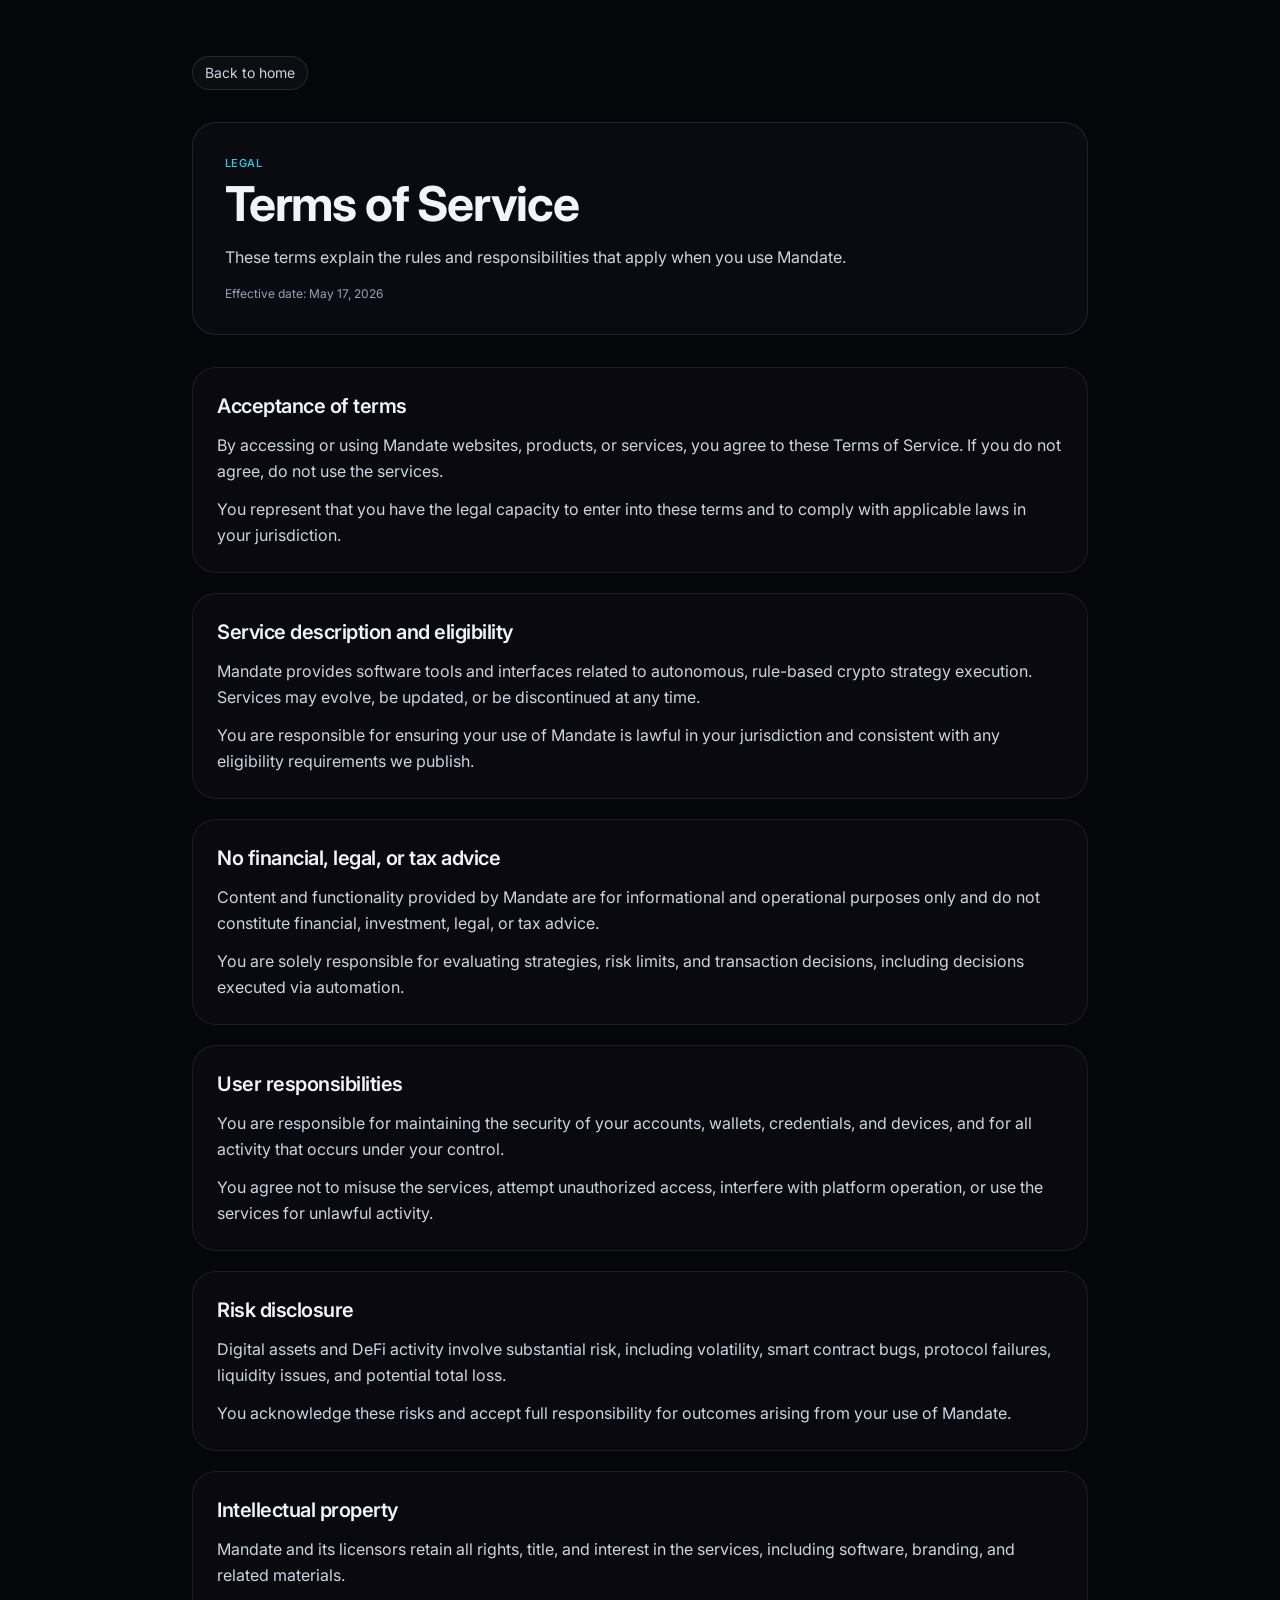
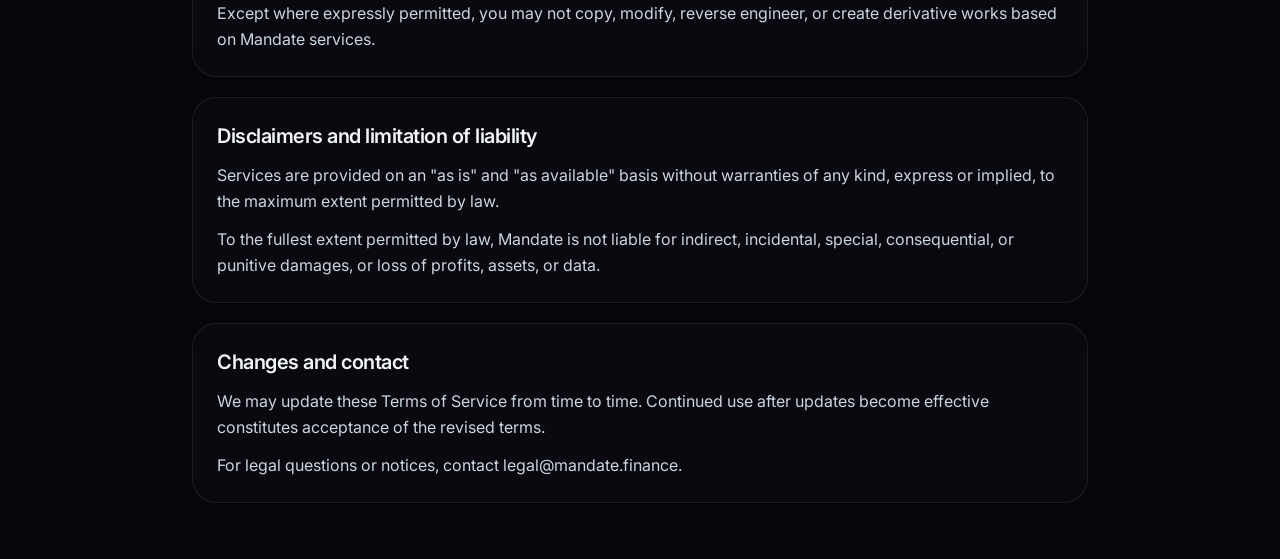
<file: terms/index.html>
<!DOCTYPE html><html lang="en" class="dark"><head><meta charSet="utf-8"/><meta name="viewport" content="width=device-width, initial-scale=1, viewport-fit=cover"/><link rel="stylesheet" href="/_next/static/css/7fbef840b55ca058.css" data-precedence="next"/><link rel="preload" as="script" fetchPriority="low" href="/_next/static/chunks/webpack-b70523822171baf7.js"/><script src="/_next/static/chunks/6d6cfd68-b781d8895e5e74b9.js" async=""></script><script src="/_next/static/chunks/381-860d182af0b8cc11.js" async=""></script><script src="/_next/static/chunks/main-app-25e0ee4512bead2b.js" async=""></script><script src="/_next/static/chunks/383-ba7be3ce822de2a2.js" async=""></script><script src="/_next/static/chunks/app/terms/page-2d436e8ee4851ce6.js" async=""></script><script src="/_next/static/chunks/681-6764b51f396609ff.js" async=""></script><script src="/_next/static/chunks/app/layout-7a78516323d9fe87.js" async=""></script><meta name="virtual-protocol-site-verification" content="6c3e185d72cd90257124e6027bcaf0b9"/><link rel="preconnect" href="https://fonts.googleapis.com"/><link rel="preconnect" href="https://fonts.gstatic.com" crossorigin="anonymous"/><link href="https://fonts.googleapis.com/css2?family=Inter:wght@400;500;600;700&amp;family=Geist+Mono:wght@400;500;600&amp;display=swap" rel="stylesheet"/><script src="/_next/static/chunks/polyfills-42372ed130431b0a.js" noModule=""></script></head><body class="bg-bg-deepest text-text-primary antialiased"><div hidden=""><!--$?--><template id="B:0"></template><!--/$--></div><script type="application/ld+json">{"@context":"https://schema.org","@graph":[{"@type":"Organization","@id":"https://mandate.finance/#organization","name":"Mandate","url":"https://mandate.finance","logo":"https://mandate.finance/logo/android-chrome-512x512.png"},{"@type":"WebSite","@id":"https://mandate.finance/#website","url":"https://mandate.finance","name":"Mandate","publisher":{"@id":"https://mandate.finance/#organization"},"inLanguage":"en"}]}</script><a href="#main-content" class="skip-to-main">Skip to content</a><main class="min-h-dvh bg-bg-deepest text-text-primary px-4 sm:px-6 py-10 sm:py-14"><div class="mx-auto w-full max-w-4xl"><a class="inline-flex items-center rounded-xl border border-white/10 bg-white/[0.03] px-3 py-1.5 text-sm text-text-secondary hover:text-text-primary hover:bg-white/[0.05] transition-colors" href="/">Back to home</a><header class="mt-6 sm:mt-8 rounded-3xl border border-white/[0.10] bg-bg-elevated/55 p-6 sm:p-8"><p class="text-caption text-accent-400">Legal</p><h1 class="mt-2 text-3xl sm:text-4xl lg:text-5xl font-bold tracking-tight">Terms of Service</h1><p class="mt-4 text-text-secondary leading-relaxed">These terms explain the rules and responsibilities that apply when you use Mandate.</p><p class="mt-4 text-xs text-text-tertiary">Effective date: <!-- -->May 17, 2026</p></header><div class="mt-6 sm:mt-8 space-y-4 sm:space-y-5"><section class="rounded-3xl border border-white/[0.08] bg-bg-elevated/40 p-5 sm:p-6"><h2 class="text-lg sm:text-xl font-semibold tracking-tight">Acceptance of terms</h2><div class="mt-3 space-y-3"><p class="text-sm sm:text-base text-text-secondary leading-relaxed">By accessing or using Mandate websites, products, or services, you agree to these Terms of Service. If you do not agree, do not use the services.</p><p class="text-sm sm:text-base text-text-secondary leading-relaxed">You represent that you have the legal capacity to enter into these terms and to comply with applicable laws in your jurisdiction.</p></div></section><section class="rounded-3xl border border-white/[0.08] bg-bg-elevated/40 p-5 sm:p-6"><h2 class="text-lg sm:text-xl font-semibold tracking-tight">Service description and eligibility</h2><div class="mt-3 space-y-3"><p class="text-sm sm:text-base text-text-secondary leading-relaxed">Mandate provides software tools and interfaces related to autonomous, rule-based crypto strategy execution. Services may evolve, be updated, or be discontinued at any time.</p><p class="text-sm sm:text-base text-text-secondary leading-relaxed">You are responsible for ensuring your use of Mandate is lawful in your jurisdiction and consistent with any eligibility requirements we publish.</p></div></section><section class="rounded-3xl border border-white/[0.08] bg-bg-elevated/40 p-5 sm:p-6"><h2 class="text-lg sm:text-xl font-semibold tracking-tight">No financial, legal, or tax advice</h2><div class="mt-3 space-y-3"><p class="text-sm sm:text-base text-text-secondary leading-relaxed">Content and functionality provided by Mandate are for informational and operational purposes only and do not constitute financial, investment, legal, or tax advice.</p><p class="text-sm sm:text-base text-text-secondary leading-relaxed">You are solely responsible for evaluating strategies, risk limits, and transaction decisions, including decisions executed via automation.</p></div></section><section class="rounded-3xl border border-white/[0.08] bg-bg-elevated/40 p-5 sm:p-6"><h2 class="text-lg sm:text-xl font-semibold tracking-tight">User responsibilities</h2><div class="mt-3 space-y-3"><p class="text-sm sm:text-base text-text-secondary leading-relaxed">You are responsible for maintaining the security of your accounts, wallets, credentials, and devices, and for all activity that occurs under your control.</p><p class="text-sm sm:text-base text-text-secondary leading-relaxed">You agree not to misuse the services, attempt unauthorized access, interfere with platform operation, or use the services for unlawful activity.</p></div></section><section class="rounded-3xl border border-white/[0.08] bg-bg-elevated/40 p-5 sm:p-6"><h2 class="text-lg sm:text-xl font-semibold tracking-tight">Risk disclosure</h2><div class="mt-3 space-y-3"><p class="text-sm sm:text-base text-text-secondary leading-relaxed">Digital assets and DeFi activity involve substantial risk, including volatility, smart contract bugs, protocol failures, liquidity issues, and potential total loss.</p><p class="text-sm sm:text-base text-text-secondary leading-relaxed">You acknowledge these risks and accept full responsibility for outcomes arising from your use of Mandate.</p></div></section><section class="rounded-3xl border border-white/[0.08] bg-bg-elevated/40 p-5 sm:p-6"><h2 class="text-lg sm:text-xl font-semibold tracking-tight">Intellectual property</h2><div class="mt-3 space-y-3"><p class="text-sm sm:text-base text-text-secondary leading-relaxed">Mandate and its licensors retain all rights, title, and interest in the services, including software, branding, and related materials.</p><p class="text-sm sm:text-base text-text-secondary leading-relaxed">Except where expressly permitted, you may not copy, modify, reverse engineer, or create derivative works based on Mandate services.</p></div></section><section class="rounded-3xl border border-white/[0.08] bg-bg-elevated/40 p-5 sm:p-6"><h2 class="text-lg sm:text-xl font-semibold tracking-tight">Disclaimers and limitation of liability</h2><div class="mt-3 space-y-3"><p class="text-sm sm:text-base text-text-secondary leading-relaxed">Services are provided on an &quot;as is&quot; and &quot;as available&quot; basis without warranties of any kind, express or implied, to the maximum extent permitted by law.</p><p class="text-sm sm:text-base text-text-secondary leading-relaxed">To the fullest extent permitted by law, Mandate is not liable for indirect, incidental, special, consequential, or punitive damages, or loss of profits, assets, or data.</p></div></section><section class="rounded-3xl border border-white/[0.08] bg-bg-elevated/40 p-5 sm:p-6"><h2 class="text-lg sm:text-xl font-semibold tracking-tight">Changes and contact</h2><div class="mt-3 space-y-3"><p class="text-sm sm:text-base text-text-secondary leading-relaxed">We may update these Terms of Service from time to time. Continued use after updates become effective constitutes acceptance of the revised terms.</p><p class="text-sm sm:text-base text-text-secondary leading-relaxed">For legal questions or notices, contact legal@mandate.finance.</p></div></section></div></div></main><!--$?--><template id="B:1"></template><!--/$--><script>requestAnimationFrame(function(){$RT=performance.now()});</script><script src="/_next/static/chunks/webpack-b70523822171baf7.js" id="_R_" async=""></script><div hidden id="S:1"></div><script>$RB=[];$RV=function(a){$RT=performance.now();for(var b=0;b<a.length;b+=2){var c=a[b],e=a[b+1];null!==e.parentNode&&e.parentNode.removeChild(e);var f=c.parentNode;if(f){var g=c.previousSibling,h=0;do{if(c&&8===c.nodeType){var d=c.data;if("/$"===d||"/&"===d)if(0===h)break;else h--;else"$"!==d&&"$?"!==d&&"$~"!==d&&"$!"!==d&&"&"!==d||h++}d=c.nextSibling;f.removeChild(c);c=d}while(c);for(;e.firstChild;)f.insertBefore(e.firstChild,c);g.data="$";g._reactRetry&&requestAnimationFrame(g._reactRetry)}}a.length=0};
$RC=function(a,b){if(b=document.getElementById(b))(a=document.getElementById(a))?(a.previousSibling.data="$~",$RB.push(a,b),2===$RB.length&&("number"!==typeof $RT?requestAnimationFrame($RV.bind(null,$RB)):(a=performance.now(),setTimeout($RV.bind(null,$RB),2300>a&&2E3<a?2300-a:$RT+300-a)))):b.parentNode.removeChild(b)};$RC("B:1","S:1")</script><title>Terms of Service | Mandate</title><meta name="description" content="Terms that govern your access to and use of Mandate services."/><link rel="manifest" href="/logo/site.webmanifest"/><meta name="robots" content="index, follow"/><meta name="googlebot" content="index, follow, max-video-preview:-1, max-image-preview:large, max-snippet:-1"/><meta name="virtual-protocol-site-verification" content="6c3e185d72cd90257124e6027bcaf0b9"/><link rel="canonical" href="https://mandate.finance"/><meta name="mobile-web-app-capable" content="yes"/><meta name="apple-mobile-web-app-title" content="Mandate"/><meta name="apple-mobile-web-app-status-bar-style" content="black-translucent"/><meta property="og:title" content="Mandate | Your Rules. Your Money. Always."/><meta property="og:description" content="The first platform that equips the money in your hands with an intelligent digital assistant, safely running within your guardrails."/><meta property="og:url" content="https://mandate.finance"/><meta property="og:site_name" content="Mandate"/><meta property="og:locale" content="en_US"/><meta property="og:image:alt" content="Mandate - Your Rules. Your Money. Always."/><meta property="og:image:type" content="image/png"/><meta property="og:image" content="https://mandate.finance/opengraph-image?64fbbfe3fcc4bfb5"/><meta property="og:image:width" content="1200"/><meta property="og:image:height" content="630"/><meta property="og:type" content="website"/><meta name="twitter:card" content="summary_large_image"/><meta name="twitter:title" content="Mandate | Your Rules. Your Money. Always."/><meta name="twitter:description" content="The first platform that equips the money in your hands with an intelligent digital assistant, safely running within your guardrails."/><meta name="twitter:image" content="https://mandate.finance/opengraph-image"/><link rel="shortcut icon" href="/logo/favicon.ico"/><link rel="icon" href="/logo/favicon-16x16.png" sizes="16x16" type="image/png"/><link rel="icon" href="/logo/favicon-32x32.png" sizes="32x32" type="image/png"/><link rel="icon" href="/logo/android-chrome-192x192.png" sizes="192x192" type="image/png"/><link rel="icon" href="/logo/android-chrome-512x512.png" sizes="512x512" type="image/png"/><link rel="apple-touch-icon" href="/logo/apple-touch-icon.png"/><script>document.querySelectorAll('body link[rel="icon"], body link[rel="apple-touch-icon"]').forEach(el => document.head.appendChild(el))</script><div hidden id="S:0"></div><script>$RC("B:0","S:0")</script><script>(self.__next_f=self.__next_f||[]).push([0])</script><script>self.__next_f.push([1,"1:\"$Sreact.fragment\"\n3:I[4570,[],\"\"]\n4:I[5144,[],\"\"]\n5:I[6383,[\"383\",\"static/chunks/383-ba7be3ce822de2a2.js\",\"66\",\"static/chunks/app/terms/page-2d436e8ee4851ce6.js\"],\"\"]\ne:I[4754,[],\"\"]\nf:I[8579,[],\"OutletBoundary\"]\n11:I[2210,[],\"AsyncMetadataOutlet\"]\n13:I[8579,[],\"ViewportBoundary\"]\n15:I[8579,[],\"MetadataBoundary\"]\n16:\"$Sreact.suspense\"\n19:I[1348,[\"681\",\"static/chunks/681-6764b51f396609ff.js\",\"177\",\"static/chunks/app/layout-7a78516323d9fe87.js\"],\"default\"]\n1e:I[6659,[\"681\",\"static/chunks/681-6764b51f396609ff.js\",\"177\",\"static/chunks/app/layout-7a78516323d9fe87.js\"],\"RefCaptureMount\"]\n1f:I[7466,[],\"IconMark\"]\n:HL[\"/_next/static/css/7fbef840b55ca058.css\",\"style\"]\n"])</script><script>self.__next_f.push([1,"0:{\"P\":null,\"b\":\"q10v0GFr1orrbV1XImnJk\",\"p\":\"\",\"c\":[\"\",\"terms?_rsc=1p-R_iEY6bj0jY31\"],\"i\":false,\"f\":[[[\"\",{\"children\":[\"terms\",{\"children\":[\"__PAGE__\",{}]}]},\"$undefined\",\"$undefined\",true],[\"\",[\"$\",\"$1\",\"c\",{\"children\":[[[\"$\",\"link\",\"0\",{\"rel\":\"stylesheet\",\"href\":\"/_next/static/css/7fbef840b55ca058.css\",\"precedence\":\"next\",\"crossOrigin\":\"$undefined\",\"nonce\":\"$undefined\"}]],\"$L2\"]}],{\"children\":[\"terms\",[\"$\",\"$1\",\"c\",{\"children\":[null,[\"$\",\"$L3\",null,{\"parallelRouterKey\":\"children\",\"error\":\"$undefined\",\"errorStyles\":\"$undefined\",\"errorScripts\":\"$undefined\",\"template\":[\"$\",\"$L4\",null,{}],\"templateStyles\":\"$undefined\",\"templateScripts\":\"$undefined\",\"notFound\":\"$undefined\",\"forbidden\":\"$undefined\",\"unauthorized\":\"$undefined\"}]]}],{\"children\":[\"__PAGE__\",[\"$\",\"$1\",\"c\",{\"children\":[[\"$\",\"main\",null,{\"className\":\"min-h-dvh bg-bg-deepest text-text-primary px-4 sm:px-6 py-10 sm:py-14\",\"children\":[\"$\",\"div\",null,{\"className\":\"mx-auto w-full max-w-4xl\",\"children\":[[\"$\",\"$L5\",null,{\"href\":\"/\",\"className\":\"inline-flex items-center rounded-xl border border-white/10 bg-white/[0.03] px-3 py-1.5 text-sm text-text-secondary hover:text-text-primary hover:bg-white/[0.05] transition-colors\",\"children\":\"Back to home\"}],[\"$\",\"header\",null,{\"className\":\"mt-6 sm:mt-8 rounded-3xl border border-white/[0.10] bg-bg-elevated/55 p-6 sm:p-8\",\"children\":[[\"$\",\"p\",null,{\"className\":\"text-caption text-accent-400\",\"children\":\"Legal\"}],[\"$\",\"h1\",null,{\"className\":\"mt-2 text-3xl sm:text-4xl lg:text-5xl font-bold tracking-tight\",\"children\":\"Terms of Service\"}],[\"$\",\"p\",null,{\"className\":\"mt-4 text-text-secondary leading-relaxed\",\"children\":\"These terms explain the rules and responsibilities that apply when you use Mandate.\"}],[\"$\",\"p\",null,{\"className\":\"mt-4 text-xs text-text-tertiary\",\"children\":[\"Effective date: \",\"May 17, 2026\"]}]]}],[\"$\",\"div\",null,{\"className\":\"mt-6 sm:mt-8 space-y-4 sm:space-y-5\",\"children\":[[\"$\",\"section\",\"Acceptance of terms\",{\"className\":\"rounded-3xl border border-white/[0.08] bg-bg-elevated/40 p-5 sm:p-6\",\"children\":[[\"$\",\"h2\",null,{\"className\":\"text-lg sm:text-xl font-semibold tracking-tight\",\"children\":\"Acceptance of terms\"}],[\"$\",\"div\",null,{\"className\":\"mt-3 space-y-3\",\"children\":[[\"$\",\"p\",\"By accessing or using Mandate websites, products, or services, you agree to these Terms of Service. If you do not agree, do not use the services.\",{\"className\":\"text-sm sm:text-base text-text-secondary leading-relaxed\",\"children\":\"By accessing or using Mandate websites, products, or services, you agree to these Terms of Service. If you do not agree, do not use the services.\"}],[\"$\",\"p\",\"You represent that you have the legal capacity to enter into these terms and to comply with applicable laws in your jurisdiction.\",{\"className\":\"text-sm sm:text-base text-text-secondary leading-relaxed\",\"children\":\"You represent that you have the legal capacity to enter into these terms and to comply with applicable laws in your jurisdiction.\"}]]}]]}],[\"$\",\"section\",\"Service description and eligibility\",{\"className\":\"rounded-3xl border border-white/[0.08] bg-bg-elevated/40 p-5 sm:p-6\",\"children\":[[\"$\",\"h2\",null,{\"className\":\"text-lg sm:text-xl font-semibold tracking-tight\",\"children\":\"Service description and eligibility\"}],[\"$\",\"div\",null,{\"className\":\"mt-3 space-y-3\",\"children\":[[\"$\",\"p\",\"Mandate provides software tools and interfaces related to autonomous, rule-based crypto strategy execution. Services may evolve, be updated, or be discontinued at any time.\",{\"className\":\"text-sm sm:text-base text-text-secondary leading-relaxed\",\"children\":\"Mandate provides software tools and interfaces related to autonomous, rule-based crypto strategy execution. Services may evolve, be updated, or be discontinued at any time.\"}],[\"$\",\"p\",\"You are responsible for ensuring your use of Mandate is lawful in your jurisdiction and consistent with any eligibility requirements we publish.\",{\"className\":\"text-sm sm:text-base text-text-secondary leading-relaxed\",\"children\":\"You are responsible for ensuring your use of Mandate is lawful in your jurisdiction and consistent with any eligibility requirements we publish.\"}]]}]]}],\"$L6\",\"$L7\",\"$L8\",\"$L9\",\"$La\",\"$Lb\"]}]]}]}],null,\"$Lc\"]}],{},null,false]},null,false]},null,false],\"$Ld\",false]],\"m\":\"$undefined\",\"G\":[\"$e\",[]],\"s\":false,\"S\":false}\n"])</script><script>self.__next_f.push([1,"6:[\"$\",\"section\",\"No financial, legal, or tax advice\",{\"className\":\"rounded-3xl border border-white/[0.08] bg-bg-elevated/40 p-5 sm:p-6\",\"children\":[[\"$\",\"h2\",null,{\"className\":\"text-lg sm:text-xl font-semibold tracking-tight\",\"children\":\"No financial, legal, or tax advice\"}],[\"$\",\"div\",null,{\"className\":\"mt-3 space-y-3\",\"children\":[[\"$\",\"p\",\"Content and functionality provided by Mandate are for informational and operational purposes only and do not constitute financial, investment, legal, or tax advice.\",{\"className\":\"text-sm sm:text-base text-text-secondary leading-relaxed\",\"children\":\"Content and functionality provided by Mandate are for informational and operational purposes only and do not constitute financial, investment, legal, or tax advice.\"}],[\"$\",\"p\",\"You are solely responsible for evaluating strategies, risk limits, and transaction decisions, including decisions executed via automation.\",{\"className\":\"text-sm sm:text-base text-text-secondary leading-relaxed\",\"children\":\"You are solely responsible for evaluating strategies, risk limits, and transaction decisions, including decisions executed via automation.\"}]]}]]}]\n"])</script><script>self.__next_f.push([1,"7:[\"$\",\"section\",\"User responsibilities\",{\"className\":\"rounded-3xl border border-white/[0.08] bg-bg-elevated/40 p-5 sm:p-6\",\"children\":[[\"$\",\"h2\",null,{\"className\":\"text-lg sm:text-xl font-semibold tracking-tight\",\"children\":\"User responsibilities\"}],[\"$\",\"div\",null,{\"className\":\"mt-3 space-y-3\",\"children\":[[\"$\",\"p\",\"You are responsible for maintaining the security of your accounts, wallets, credentials, and devices, and for all activity that occurs under your control.\",{\"className\":\"text-sm sm:text-base text-text-secondary leading-relaxed\",\"children\":\"You are responsible for maintaining the security of your accounts, wallets, credentials, and devices, and for all activity that occurs under your control.\"}],[\"$\",\"p\",\"You agree not to misuse the services, attempt unauthorized access, interfere with platform operation, or use the services for unlawful activity.\",{\"className\":\"text-sm sm:text-base text-text-secondary leading-relaxed\",\"children\":\"You agree not to misuse the services, attempt unauthorized access, interfere with platform operation, or use the services for unlawful activity.\"}]]}]]}]\n"])</script><script>self.__next_f.push([1,"8:[\"$\",\"section\",\"Risk disclosure\",{\"className\":\"rounded-3xl border border-white/[0.08] bg-bg-elevated/40 p-5 sm:p-6\",\"children\":[[\"$\",\"h2\",null,{\"className\":\"text-lg sm:text-xl font-semibold tracking-tight\",\"children\":\"Risk disclosure\"}],[\"$\",\"div\",null,{\"className\":\"mt-3 space-y-3\",\"children\":[[\"$\",\"p\",\"Digital assets and DeFi activity involve substantial risk, including volatility, smart contract bugs, protocol failures, liquidity issues, and potential total loss.\",{\"className\":\"text-sm sm:text-base text-text-secondary leading-relaxed\",\"children\":\"Digital assets and DeFi activity involve substantial risk, including volatility, smart contract bugs, protocol failures, liquidity issues, and potential total loss.\"}],[\"$\",\"p\",\"You acknowledge these risks and accept full responsibility for outcomes arising from your use of Mandate.\",{\"className\":\"text-sm sm:text-base text-text-secondary leading-relaxed\",\"children\":\"You acknowledge these risks and accept full responsibility for outcomes arising from your use of Mandate.\"}]]}]]}]\n"])</script><script>self.__next_f.push([1,"9:[\"$\",\"section\",\"Intellectual property\",{\"className\":\"rounded-3xl border border-white/[0.08] bg-bg-elevated/40 p-5 sm:p-6\",\"children\":[[\"$\",\"h2\",null,{\"className\":\"text-lg sm:text-xl font-semibold tracking-tight\",\"children\":\"Intellectual property\"}],[\"$\",\"div\",null,{\"className\":\"mt-3 space-y-3\",\"children\":[[\"$\",\"p\",\"Mandate and its licensors retain all rights, title, and interest in the services, including software, branding, and related materials.\",{\"className\":\"text-sm sm:text-base text-text-secondary leading-relaxed\",\"children\":\"Mandate and its licensors retain all rights, title, and interest in the services, including software, branding, and related materials.\"}],[\"$\",\"p\",\"Except where expressly permitted, you may not copy, modify, reverse engineer, or create derivative works based on Mandate services.\",{\"className\":\"text-sm sm:text-base text-text-secondary leading-relaxed\",\"children\":\"Except where expressly permitted, you may not copy, modify, reverse engineer, or create derivative works based on Mandate services.\"}]]}]]}]\n"])</script><script>self.__next_f.push([1,"a:[\"$\",\"section\",\"Disclaimers and limitation of liability\",{\"className\":\"rounded-3xl border border-white/[0.08] bg-bg-elevated/40 p-5 sm:p-6\",\"children\":[[\"$\",\"h2\",null,{\"className\":\"text-lg sm:text-xl font-semibold tracking-tight\",\"children\":\"Disclaimers and limitation of liability\"}],[\"$\",\"div\",null,{\"className\":\"mt-3 space-y-3\",\"children\":[[\"$\",\"p\",\"Services are provided on an \\\"as is\\\" and \\\"as available\\\" basis without warranties of any kind, express or implied, to the maximum extent permitted by law.\",{\"className\":\"text-sm sm:text-base text-text-secondary leading-relaxed\",\"children\":\"Services are provided on an \\\"as is\\\" and \\\"as available\\\" basis without warranties of any kind, express or implied, to the maximum extent permitted by law.\"}],[\"$\",\"p\",\"To the fullest extent permitted by law, Mandate is not liable for indirect, incidental, special, consequential, or punitive damages, or loss of profits, assets, or data.\",{\"className\":\"text-sm sm:text-base text-text-secondary leading-relaxed\",\"children\":\"To the fullest extent permitted by law, Mandate is not liable for indirect, incidental, special, consequential, or punitive damages, or loss of profits, assets, or data.\"}]]}]]}]\n"])</script><script>self.__next_f.push([1,"b:[\"$\",\"section\",\"Changes and contact\",{\"className\":\"rounded-3xl border border-white/[0.08] bg-bg-elevated/40 p-5 sm:p-6\",\"children\":[[\"$\",\"h2\",null,{\"className\":\"text-lg sm:text-xl font-semibold tracking-tight\",\"children\":\"Changes and contact\"}],[\"$\",\"div\",null,{\"className\":\"mt-3 space-y-3\",\"children\":[[\"$\",\"p\",\"We may update these Terms of Service from time to time. Continued use after updates become effective constitutes acceptance of the revised terms.\",{\"className\":\"text-sm sm:text-base text-text-secondary leading-relaxed\",\"children\":\"We may update these Terms of Service from time to time. Continued use after updates become effective constitutes acceptance of the revised terms.\"}],[\"$\",\"p\",\"For legal questions or notices, contact legal@mandate.finance.\",{\"className\":\"text-sm sm:text-base text-text-secondary leading-relaxed\",\"children\":\"For legal questions or notices, contact legal@mandate.finance.\"}]]}]]}]\n"])</script><script>self.__next_f.push([1,"c:[\"$\",\"$Lf\",null,{\"children\":[\"$L10\",[\"$\",\"$L11\",null,{\"promise\":\"$@12\"}]]}]\nd:[\"$\",\"$1\",\"h\",{\"children\":[null,[[\"$\",\"$L13\",null,{\"children\":\"$L14\"}],null],[\"$\",\"$L15\",null,{\"children\":[\"$\",\"div\",null,{\"hidden\":true,\"children\":[\"$\",\"$16\",null,{\"fallback\":null,\"children\":\"$L17\"}]}]}]]}]\n2:[\"$\",\"html\",null,{\"lang\":\"en\",\"className\":\"dark\",\"children\":[[\"$\",\"head\",null,{\"children\":[[\"$\",\"meta\",null,{\"name\":\"virtual-protocol-site-verification\",\"content\":\"6c3e185d72cd90257124e6027bcaf0b9\"}],[\"$\",\"link\",null,{\"rel\":\"preconnect\",\"href\":\"https://fonts.googleapis.com\"}],[\"$\",\"link\",null,{\"rel\":\"preconnect\",\"href\":\"https://fonts.gstatic.com\",\"crossOrigin\":\"anonymous\"}],[\"$\",\"link\",null,{\"href\":\"https://fonts.googleapis.com/css2?family=Inter:wght@400;500;600;700\u0026family=Geist+Mono:wght@400;500;600\u0026display=swap\",\"rel\":\"stylesheet\"}]]}],[\"$\",\"body\",null,{\"className\":\"bg-bg-deepest text-text-primary antialiased\",\"children\":\"$L18\"}]]}]\n14:[[\"$\",\"meta\",\"0\",{\"charSet\":\"utf-8\"}],[\"$\",\"meta\",\"1\",{\"name\":\"viewport\",\"content\":\"width=device-width, initial-scale=1, viewport-fit=cover\"}]]\n"])</script><script>self.__next_f.push([1,"18:[\"$\",\"$L19\",null,{\"formats\":\"$undefined\",\"locale\":\"en\",\"messages\":{\"landing\":{\"a11y\":{\"skipToContent\":\"Skip to content\",\"scrollToIntro\":\"Scroll to introduction\",\"benefitsChatDemo\":\"Example conversation with your Mandate agent\"},\"nav\":{\"howItWorks\":\"How It Works\",\"features\":\"Product\",\"pricing\":\"Pricing\",\"security\":\"Security\",\"waitlist\":\"Access mEARN\",\"earlyAccess\":\"Access mEARN Vault\",\"strategies\":\"Strategies\",\"docs\":\"Docs\",\"gitHub\":\"GitHub\",\"roadmap\":\"Roadmap\",\"team\":\"Team\",\"socials\":{\"label\":\"Socials\",\"xDesc\":\"@Mandate_AI\",\"discordDesc\":\"Community server\",\"telegramChannel\":\"Telegram Channel\",\"telegramChannelDesc\":\"Official announcements\",\"telegramGroup\":\"Telegram Group\",\"telegramGroupDesc\":\"Community chat\",\"githubDesc\":\"Open source\"},\"token\":{\"label\":\"$$MANDATE\",\"virtuals\":\"$$MANDATE — Virtuals\",\"virtualsDesc\":\"Token page on Virtuals\",\"trade\":\"Trade on Matcha\",\"tradeDesc\":\"Robinhood Chain · Matcha\",\"blockscout\":\"Blockscout\",\"robinscan\":\"Robinscan\",\"explorersDesc\":\"View contract on explorer\",\"ca\":\"Copy CA\",\"caCopied\":\"CA copied\"}},\"hero\":{\"titleStatic\":\"Your\",\"titleRotate1\":\"Money.\",\"titleRotate2\":\"Mandate.\",\"subtitle\":\"Always Working, Always Yours.\",\"description\":\"The first platform that equips the money in your hands with an intelligent digital assistant, safely running within your guardrails.\",\"ctaPrimary\":\"Access mEARN Vault\",\"ctaBuy\":\"Buy $MANDATE\",\"ctaSecondary\":\"Documentation\",\"ctaTertiary\":\"How it works\",\"title\":\"Your Money.\",\"titleHighlight\":\"Your Rules. Always.\",\"availability\":{\"label\":\"Available on\",\"note\":\"Full experience on desktop web. iOS and Android apps are still in alpha testing.\",\"webTitle\":\"Desktop Web\",\"webStatus\":\"Full experience\",\"webAria\":\"Open the full Mandate experience on desktop web\",\"iosTitle\":\"App Store\",\"iosStatus\":\"Alpha · TestFlight\",\"iosAria\":\"Join the Mandate alpha on TestFlight\",\"androidTitle\":\"Google Play\",\"androidStatus\":\"Coming soon\",\"androidAria\":\"Google Play — coming soon\"}},\"problem\":{\"eyebrow\":\"The Problem\",\"title\":\"Every existing solution grows your money by taking it out of your hands first.\",\"subtitle\":\"\",\"cards\":[{\"title\":\"The compromise\",\"body\":\"Generic strategies built for the average investor. Not your goals, not your risk tolerance, not your timeline.\"},{\"title\":\"The trade-off\",\"body\":\"Doing it yourself takes time you do not always have. Getting help means handing over ownership of your funds.\"},{\"title\":\"The barriers\",\"body\":\"The best TradFi products require $100K minimums, ongoing fees, trusted advisors. The best DeFi tools require coding.\"}],\"resolution\":\"For the first time, you don't just own the funds.\\nYou can also own the strategy that grows them.\"},\"scrollReveal\":{\"text\":\"Every dollar will eventually have instructions attached to it.\",\"highlights\":[\"instructions\"]},\"features\":{\"eyebrow\":\"Our solution\",\"title\":\"Personalized finance has never been this effortless.\",\"subtitle\":\"Launch an agent that trades, lends, earns yield, rebalances, and manages risk 24/7. Your funds never leave your vault.\",\"visual\":{\"kicker\":\"Agent operating your vault\",\"vaultTitle\":\"Your vault\",\"agentActive\":\"Agent active\",\"ownerOnly\":\"Owner-only withdrawals\",\"steps\":[\"Monitor\",\"Rebalance\",\"Compound\",\"Report\"]},\"benefitsChat\":{\"heading\":\"Agent chat\",\"riskCaption\":\"Strategy goals\",\"tpLabel\":\"Target rate\",\"slLabel\":\"Min. liquidity\",\"tpValue\":\"Best available\",\"slValue\":\"$$10M+\",\"thread\":[{\"role\":\"user\",\"text\":\"Find the best yield on established markets only.\"},{\"role\":\"agent\",\"text\":\"Got it. I'll stick to markets with deep liquidity and a strong track record.\"},{\"role\":\"user\",\"text\":\"If a better rate comes along, move my funds automatically.\"},{\"role\":\"agent\",\"text\":\"Understood. I'll rotate the moment it clears the mandate's limits.\"},{\"role\":\"agent\",\"text\":\"Update: found a better rate and rebalanced. You're now earning an extra 0.3%.\"},{\"role\":\"user\",\"text\":\"Good, let me know if it moves again.\"}]},\"commandCenter\":{\"kicker\":\"Your money, always working, always yours.\",\"body\":\"Choose your goals and limits. The agent handles the timing, execution, and follow-through.\",\"vaultTitle\":\"Agentic Safe\",\"balanceLabel\":\"Automatically Executing\",\"live\":\"Live\",\"strategyLabel\":\"Current goal\",\"strategyValue\":\"Lend my USD at the best rate, only on large, established markets.\",\"strategyCycle\":[\"Lend my USD at the best rate, only on large, established markets.\",\"Buy a little ETH every week the market stays down.\",\"Triple my ETH staking rewards using leverage.\",\"Hold a 50:50 index of BTC and ETH, rebalanced daily.\"],\"actionsTitle\":\"What the agent keeps doing\",\"actions\":[\"Watch markets\",\"Move when timing matters\",\"Compound and report\"],\"pillars\":[{\"title\":\"Public / private strategies\",\"description\":\"Deposit into managed strategies or define your own. The agent follows the mandate and can never withdraw.\"},{\"title\":\"24/7 execution\",\"description\":\"Markets move while you sleep. Mandate keeps watching, rebalancing, and compounding.\"},{\"title\":\"Visible control\",\"description\":\"Every decision your agent makes is explained in plain language. You see what it did, why it acted, and that your limits held.\"}],\"activityTitle\":\"Recent activity\",\"activity\":[{\"time\":\"09:41:02\",\"message\":\"Current position is healthy\"},{\"time\":\"09:41:03\",\"message\":\"Scanning markets and rates\"},{\"time\":\"09:41:03\",\"message\":\"No abnormal market conditions detected\"},{\"time\":\"09:41:04\",\"message\":\"Higher lending rate found\"},{\"time\":\"09:41:04\",\"message\":\"Alternative passes all risk checks\"},{\"time\":\"09:41:05\",\"message\":\"Per mandate, rebalance position\"},{\"time\":\"09:41:06\",\"message\":\"Rotating liquidity to capture rate\"},{\"time\":\"09:41:06\",\"message\":\"Rebalance successful\"},{\"time\":\"09:41:07\",\"message\":\"Position now earning additional +0.3%\"},{\"time\":\"09:41:08\",\"message\":\"Continue monitoring for opportunities\"}],\"guardrailsTitle\":\"Active guardrails\",\"guardrails\":[\"No ownership transfers\",\"Approved markets only\",\"Code enforced limits\"]}},\"capabilities\":{\"eyebrow\":\"Opportunities\",\"title\":\"One agent. All of DeFi.\",\"subtitle\":\"One agent at the center. Every market that matters orbits around it.\",\"agent\":\"Agent\",\"markets\":{\"stablecoins\":\"Stablecoins\",\"stocks\":\"Stocks\",\"digitalAssets\":\"Digital Assets\",\"commodities\":\"Commodities\",\"indices\":\"Indices\",\"moneyMarkets\":\"Money Markets\"}},\"pricing\":{\"eyebrow\":\"Pricing\",\"title\":\"Pay for execution, not holdings.\",\"subtitle\":\"Top up your account and let it run. Subscribe monthly, save with quarterly billing, or pay $0.08 per execution with no commitment. We only earn a performance fee on earnings — never on losses.\",\"footnote\":\"High-watermark enforced. Performance fees are never charged on losses or on recovering prior gains.\",\"free\":{\"name\":\"Free\",\"price\":\"$$0\",\"period\":\"/ month\",\"description\":\"Your first vault, on us.\",\"cta\":\"Start free\",\"features\":[{\"label\":\"Strategies\",\"type\":\"amount\",\"value\":\"Lending \u0026 Indexing\"},{\"label\":\"Execution\",\"type\":\"amount\",\"value\":\"Every 24–48 hours\"},{\"label\":\"Active vaults\",\"type\":\"amount\",\"value\":\"1\"},{\"label\":\"No gas fees — ever\",\"type\":\"included\"},{\"label\":\"Performance fee\",\"type\":\"amount\",\"value\":\"On earnings only\"},{\"label\":\"Priority support\",\"type\":\"excluded\"}],\"note\":\"$$100 minimum deposit.\"},\"standard\":{\"name\":\"Standard\",\"price\":\"$$20\",\"period\":\"/ month\",\"quarterlyNote\":\"or $16/mo billed quarterly ($48/qtr — save 20%)\",\"description\":\"Every strategy. Fully autonomous.\",\"cta\":\"Get started\",\"features\":[{\"label\":\"Strategies\",\"type\":\"amount\",\"value\":\"All strategies\"},{\"label\":\"Execution\",\"type\":\"amount\",\"value\":\"Down to every hour\"},{\"label\":\"Active vaults\",\"type\":\"amount\",\"value\":\"Unlimited\"},{\"label\":\"No gas fees — ever\",\"type\":\"included\"},{\"label\":\"Performance fee\",\"type\":\"amount\",\"value\":\"On earnings only\"},{\"label\":\"Priority support\",\"type\":\"included\"}]},\"enterpriseCta\":\"Managing institutional-scale TVL? Get in touch.\",\"recommended\":\"Most popular\"},\"security\":{\"eyebrow\":\"Security\",\"title\":\"Ownership enforced. Not assumed.\",\"subtitle\":\"Your funds are protected by smart contract constraints, not promises.\",\"flowEyebrow\":\"Execution model\",\"flowTitle\":\"Vault, agent, markets - bounded at every step\",\"flowSubtitle\":\"You hold the keys and choose the Mandate. Every transaction operates within hard limits defined on-chain.\",\"enforced\":\"Smart-contract enforced\",\"auditedContracts\":\"User configurable. Contract enforced. Verifiable on-chain.\",\"flowSteps\":[{\"title\":\"Advanced ownership\",\"body\":\"Own the ERC-4626 vault itself, not just your funds. Your money never leaves your hands, and withdrawal by anyone else is structurally impossible.\"},{\"title\":\"On-chain limits\",\"body\":\"Risk parameters are written into the smart contract and enforced by the network. Only you can change your personal risk limits.\"},{\"title\":\"Bounded exposure\",\"body\":\"Vaults can only interact with whitelisted protocols and tokens. Choose the markets that match your goals.\"}],\"ownerOnly\":{\"title\":\"No Agent Withdrawals\",\"description\":\"The agent has zero access to withdrawal functions. Your funds stay redeemable by you alone, in mEARN or your own vault.\"},\"onChain\":{\"title\":\"On-Chain Guardrails\",\"description\":\"Three roles enforced at the smart contract level: Owner, Manager, and Risk Manager. Each with strict boundaries.\"},\"audited\":{\"title\":\"Battle-Tested Protocols\",\"description\":\"Every protocol integration is hardened and validated. Your agent only interacts with allowlisted, audited contracts.\"},\"emergency\":{\"title\":\"Emergency Exit\",\"description\":\"Pause operations or exit completely at any time. Your money is always accessible - no lock-ups, no delays.\"},\"agentSafety\":{\"title\":\"Execution Safety Layer\",\"description\":\"Code-level checks sit between every agent decision and execution. Sell guards, deterministic arithmetic tools, and signing limits prevent hallucinated actions from reaching the chain.\"}},\"whyMandate\":{\"eyebrow\":\"Why Mandate\",\"title\":\"The era of static money is over.\",\"subtitle\":\"Automate your money without giving up ownership.\"},\"howItWorks\":{\"sectionTitle\":\"Your Mandate, live in minutes.\",\"sectionSubtitle\":\"Five clicks that took years to make possible.\",\"step1Title\":\"Set Your Mandate\",\"step1Description\":\"Answer a simple questionnaire to customize your strategy and risk preferences. Your vault is instantly deployed with hard-coded guardrails.\",\"step2Title\":\"Fund Your Vault\",\"step2Description\":\"Your agent starts executing the moment you deposit. It operates within boundaries you define, enforced at the contract level.\",\"step3Title\":\"Autopilot Activated\",\"step3Description\":\"Your agent takes over. It monitors markets, rebalances positions, and reports back around the clock, always within the limits you set.\",\"chooseStrategy\":{\"title\":\"Choose your strategy\",\"description\":\"Stable savings, balanced growth, or active trading. Pick what fits your goals. You can switch anytime.\"},\"setRiskProfile\":{\"title\":\"Stay hands-off, or take control\",\"description\":\"Deposit into Mandate Earn or customize your own strategy and risk parameters.\"},\"launchRelax\":{\"title\":\"Back to your life\",\"description\":\"The agent monitors, rebalances, and reports back while you focus on what matters.\"}},\"faq\":{\"eyebrow\":\"FAQ\",\"title\":\"Common Questions\",\"items\":[{\"question\":\"Who can withdraw my funds?\",\"answer\":\"Only you. Every vault runs on audited, non-custodial smart contracts. If you deposit into Mandate Earn, your shares are yours alone and redeemable for the underlying assets at any time. If you launch your own vault, you own the ERC-4626 contract itself, your funds never leave your custody, and withdrawal by anyone else is structurally impossible.\"},{\"question\":\"What happens if the market moves against me?\",\"answer\":\"Market risk is real, your vault's value moves with the market like any position. What's bounded is the action space: every strategy operates inside risk parameters written into the smart contract, protocol allowlists, exposure caps, and limits that no rebalance or execution error can step outside. With your own vault, you set those limits and can tighten them at any time.\"},{\"question\":\"How does Mandate make money?\",\"answer\":\"We only earn when you do. Mandate Earn charges a performance fee on yield, no subscription required. Personal vaults add a flat monthly subscription for every strategy and faster execution, plus a performance fee on profits, never on losses (high-watermark enforced). Gas is on us.\"},{\"question\":\"Which networks does Mandate support?\",\"answer\":\"Mandate is live on Base today. Support for Arbitrum and Ethereum is built and will open up as we expand access.\"},{\"question\":\"What actions can be taken with my funds?\",\"answer\":\"In Mandate Earn, your USDC moves between Aave, Compound, and Morpho to chase the best lending rate. In a personal vault, your Mandate defines the allowed actions, rebalancing, compounding, shifting between approved positions. Either way, every action is checked against on-chain limits and a whitelist of protocols and tokens before it executes. Withdrawing funds is never one of those actions.\"},{\"question\":\"Can I pause or change my strategy?\",\"answer\":\"Yes, anytime. Pause activity, tighten your limits, or withdraw, none of it requires giving up custody or waiting on anyone else. Your vault and your funds remain yours throughout.\"}]},\"trust\":{\"eyebrow\":\"Integrations\",\"title\":\"Built on the protocols DeFi runs on.\",\"left\":\"Audited Smart Contracts. 100% Non-Custodial.\",\"right\":\"Seamlessly capturing yield across leading DeFi protocols\",\"marqueeLabel\":\"DeFi protocol integrations supported by Mandate\"},\"cta\":{\"title\":\"Every dollar deserves a plan.\",\"titleHighlight\":\"Mandate is the engine that executes it.\",\"subtitle\":\"Be the first to experience autonomous finance on your terms, without giving anything up.\",\"button\":\"Access mEARN Vault\",\"microCopy\":\"Spots are strictly limited for our upcoming closed beta.\"},\"footer\":{\"product\":{\"title\":\"Product\",\"exploreAgents\":\"Explore agents\",\"pricing\":\"Pricing\",\"documentation\":\"Documentation\",\"links\":\"All links\"},\"token\":{\"title\":\"$$MANDATE\",\"virtuals\":\"Virtuals\",\"trade\":\"Trade (Matcha)\",\"blockscout\":\"Blockscout\",\"robinscan\":\"Robinscan\"},\"company\":{\"title\":\"Company\",\"about\":\"About\",\"contact\":\"Contact\"},\"legal\":{\"title\":\"Legal\",\"privacy\":\"Privacy\",\"terms\":\"Terms\"},\"language\":\"Language\",\"tagline\":\"Your Rules. Your Money. Always.\",\"description\":\"Your Mandate, enforced on-chain. Automation that's accountable, not opaque.\",\"copyright\":\"© {year} Mandate Finance. All rights reserved.\",\"liveOn\":\"Live on Base, expanding to Arbitrum and Ethereum — $MANDATE on Robinhood Chain\"},\"links\":{\"metaTitle\":\"Links | Mandate\",\"metaDescription\":\"All Mandate links in one place — app, $MANDATE, socials, and docs.\",\"backHome\":\"Back to home\",\"subtitle\":\"Everything Mandate, in one place.\",\"sections\":{\"product\":\"Product\",\"token\":\"$$MANDATE\",\"socials\":\"Socials\",\"docs\":\"Docs \u0026 legal\"},\"app\":\"Open Mandate app\",\"appDesc\":\"app.mandate.finance\",\"docs\":\"Documentation\",\"docsDesc\":\"GitBook guides\",\"privacy\":\"Privacy Policy\",\"terms\":\"Terms of Service\",\"footerNote\":\"mandate.finance/links\"},\"login\":{\"headline\":\"AI-native DeFi, one login\",\"subheadline\":\"Google, email, or passkey-wallet optional.\",\"passkeySignIn\":\"Passkey sign-in\",\"passkeyHint\":\"Choose where your credential lives-then confirm on your device.\",\"continueWithWallet\":\"Or continue with your personal wallet\",\"terms\":\"By continuing you agree to our Terms and Privacy Policy\",\"methods\":{\"google\":{\"title\":\"Google\",\"subtitle\":\"Sign in with Google account\"},\"email\":{\"title\":\"Email\",\"subtitle\":\"We'll email you a login code\"},\"passkey\":{\"title\":\"Passkey\",\"subtitle\":\"Google Password Manager or iCloud Keychain\"}},\"passkeyProviders\":{\"googlePasswordManager\":{\"name\":\"Google Password Manager\",\"hint\":\"Chrome, Android, Google account\"},\"iCloudKeychain\":{\"name\":\"iCloud Keychain\",\"hint\":\"Safari, iPhone, iPad \u0026 Mac\"}}},\"auth\":{\"connecting\":\"Connecting to your account...\",\"initializingTitle\":\"Privy is not responding (SDK still initializing)\",\"noTokenTitle\":\"Privy did not return an access token\"},\"chat\":{\"title\":\"Try chatting with your savings agent\",\"subtitle\":\"Live preview of Mandate mEARN: a shared vault managed by AI. No account needed.\",\"live\":\"Live\",\"poweredBy\":\"Powered by Mandate Earn\",\"emptyState\":\"Pick a question below: or write your own to get started.\",\"suggestion1\":\"What does this vault do?\",\"suggestion2\":\"How does the AI manage my money?\",\"suggestion3\":\"What if Bitcoin crashes?\",\"placeholder\":\"Ask a question…\",\"send\":\"Send\",\"thinking\":\"Thinking...\",\"showWhatIDid\":\"Show what I did\",\"hideTimeline\":\"Hide\",\"quotaLeft\":\"{remaining}/{limit} left today\",\"quotaExhausted\":\"Daily message limit reached\",\"signInToContinue\":\"Sign in to keep chatting\",\"phaseRetrieveStarted\":\"Searching protocol docs and account history...\",\"phaseRetrieveCompleted\":\"Found {count} sources\",\"phaseReasoningStarted\":\"Writing your answer...\",\"phaseReasoningRedirect\":\"Crafting a friendly redirect...\",\"phaseToolBalance\":\"Checking your savings balance...\",\"phaseToolVaultInfo\":\"Looking up vault details...\",\"phaseToolMath\":\"Doing the math...\",\"phaseToolGeneric\":\"Checking {tool}...\",\"phaseSafetyCheckBlocked\":\"Safety check ran\",\"errorGeneric\":\"Sorry, something went wrong. Try again.\",\"seedYield\":\"How is the yield generated?\",\"seedRisk\":\"What are the main risks?\",\"seedStrategy\":\"What strategy does the agent use?\",\"emptyHint\":\"Ask the agent anything about this vault.\",\"youLabel\":\"You\",\"agentLabel\":\"Agent\",\"sendLabel\":\"Send\",\"quotaCounter\":\"{remaining}/{limit} left today\",\"clearLabel\":\"Clear\",\"inputPlaceholder\":\"Ask a question…\",\"vaultPreview\":{\"sharedVault\":\"mEARN · Shared vault\",\"managedBy\":\"Managed by\",\"tvlLabel\":\"Currently earning in this vault\",\"apyLabel\":\"APY\",\"compositionLabel\":\"Allocation\",\"autoManaged\":\"Auto-managed\",\"sinceLabel\":\"Active since\"},\"rightPane\":{\"ariaLabel\":\"Switch between agent thinking and chat\",\"tabs\":{\"thinking\":\"Thinking\",\"chat\":\"Chat\"},\"chatWithAgent\":\"Chat with the agent\"},\"thinkingL1\":{\"hold\":\"Your Earn Account is earning the best available rate.\",\"rebalanceFirst\":\"Your Earn Account started earning {apy}% a year.\",\"rebalanceSubsequent\":\"Moved to a better rate. Your Earn Account is now earning {apy}% a year.\",\"holdIdle\":\"Rates too low. Your Earn Account is keeping funds safe.\",\"holdTopup\":\"Added funds to your Earn Account's active position. Now earning {apy}% a year.\",\"riskExit\":\"{condition} Your Earn Account moved to cash.\",\"riskExitConditions\":{\"tvlFloor\":\"Market size dropped below the minimum.\",\"apyCeiling\":\"Rate moved outside the safe range.\",\"unexpectedBorrow\":\"Unexpected activity detected.\",\"lltvBreach\":\"A market safety threshold was breached.\",\"noEligibleMarket\":\"No eligible market is currently available.\"},\"safetyHalt\":\"A state check didn't pass. No action was taken.\",\"pending\":\"Confirming your Earn Account's last move.\",\"needsAttention\":\"A step needs attention. Your funds are safe.\",\"fallback\":\"Your Earn Account is active. First update coming soon.\",\"showDetails\":\"Show details\",\"hideDetails\":\"Hide details\",\"empty\":\"No updates yet. Your Earn Account will appear here once active.\"},\"time\":{\"justNow\":\"Just now\",\"minutesAgo\":\"{count}m ago\",\"hoursAgo\":\"{count}h ago\",\"daysAgo\":\"{count}d ago\"}},\"waitlist\":{\"eyebrow\":\"Early Access\",\"title\":\"Get Early Access\",\"subtitle\":\"Be among the first to deploy AI-powered DeFi agents on Mandate.\",\"tabWaitlist\":\"Early Access\",\"tabDemo\":\"Book a Demo\",\"name\":\"Full Name\",\"email\":\"Email Address\",\"company\":\"Company (optional)\",\"companyRequired\":\"Company\",\"phone\":\"Phone (optional)\",\"message\":\"Tell us about your needs\",\"messagePlaceholder\":\"What are you looking for?\",\"submitWaitlist\":\"Get Early Access\",\"submitDemo\":\"Book a Demo\",\"submitAnother\":\"Submit another request\",\"submitting\":\"Submitting...\",\"successWaitlist\":\"Early access requested! We'll be in touch soon.\",\"successDemo\":\"Demo request submitted! We'll reach out shortly.\",\"errorGeneric\":\"Something went wrong. Please try again.\",\"walletAddress\":\"Wallet Address (optional)\",\"alreadyApplied\":\"This address has already applied.\",\"checkAccessInApp\":\"Check your access at app.mandate.finance\"},\"roadmap\":{\"sectionTitle\":\"From managing to owning your Mandate.\",\"sectionSubtitle\":\"Mandate turns intent into DeFi strategies — an AI agent that partners with you on your goals, operating only within the contract-enforced guardrails you set. You own the funds, the vault, and the rules that govern them.\",\"status\":{\"live\":\"Live\",\"next\":\"Next\",\"planned\":\"Planned\",\"vision\":\"Vision\",\"future\":\"Future\"},\"disclaimer\":\"Only the next phase is fully outlined. Later phases evolve as we ship — agile, iterative, with public proof for every release.\",\"phase1\":{\"when\":\"Now\",\"title\":\"Mandate Earn, Live\",\"subtitle\":\"Chapter one — working product, not promises. mEARN live on Base; $MANDATE launches on Virtuals.\",\"m1\":\"Optimized execution across Base's top lending markets (Aave, Morpho, Compound)\",\"m2\":\"Points + AI chat — every move explained\",\"m3\":\"No gas fees, no signing prompts — just a normal app (EIP-7702)\",\"m4\":\"iOS + Android beta — your vault, in your pocket\",\"m5\":\"$$MANDATE token — launching on Virtuals (Robinhood Chain)\"},\"phase2\":{\"when\":\"Q4 2026\",\"title\":\"Launch season\",\"subtitle\":\"From Mandate Earn to Mandate Invest — toward personalized strategies you own, customize, and share.\",\"m1\":\"Mandate Invest — Mandate-run strategies across lending, yield, indexing, and trading, plus DCA plans. Fork any of them to make it your own.\",\"m2\":\"Lending (beta)\",\"m3\":\"Yield (beta)\",\"m4\":\"Indexing (beta)\",\"m5\":\"Trading (alpha, internal test) — extending to tokenized stocks (TSLA, COIN, PLTR…)\",\"m6\":\"Mandate Pro — fully own and customize your strategy: your vault, your markets, your parameters\",\"m7\":\"Mandate Social — discover and back other users' Pro strategies; the agent stays the intelligence layer\",\"m8\":\"Points Season 1 + shareable calculator\",\"m9\":\"iOS + Android Production Apps\"},\"phase3\":{\"when\":\"Q1 2027\",\"title\":\"Proof, in public\",\"subtitle\":\"Nothing decided off the record — every move, posted as it happens. Real on-chain decisions, not scraped text.\",\"m1\":\"@MandateAI tweets every decision — on-chain proof for every move\",\"m2\":\"Mandate agent ranked on DeFi Bench's live leaderboard + full decision dataset on HuggingFace\",\"m3\":\"Cross-chain expansion + grants\"},\"phase4\":{\"when\":\"H2 2027\",\"title\":\"The Mandate Model\",\"subtitle\":\"An LLM built on real DeFi decisions — not scraped docs, live agent runs.\",\"m1\":\"Mandate Strategy Model v0 (partnership planned)\",\"m2\":\"Model API private beta\",\"m3\":\"Foundation + DAO framework\"},\"phase5\":{\"when\":\"2028+\",\"title\":\"The horizon\",\"subtitle\":\"Built to beat general LLMs on DeFi. Governance outlives founders.\",\"m1\":\"Mandate Strategy Model, live\",\"m2\":\"Cross-chain agent, on-chain guardrails intact\",\"m3\":\"Active DAO + protocol fine-tunes\"},\"stats\":{\"liveNow\":\"Live now\",\"upcoming\":\"Upcoming\",\"totalMilestones\":\"Total milestones\",\"andMoreComing\":\"and many more coming\"}},\"team\":{\"sectionTitle\":\"Built by DeFi operators.\",\"sectionSubtitle\":\"Three founders with a decade of institutional finance, DeFi protocols, and on-chain execution under their belt.\",\"kura\":{\"role\":\"CEO\",\"bio\":\"Founded a DeFi execution platform — $7.5M raised, $30M+ TVL. Founded a crypto research firm (2017). Led research at an AI-driven index platform (2018). 10+ years spanning institutional fintech and DeFi.\"},\"andrea\":{\"role\":\"CTO\",\"bio\":\"Founding engineer on Mandate's execution infrastructure; MSc in Blockchain Systems. Contributor to two major DeFi protocol DAOs. Builder of on-chain financial products end-to-end.\"},\"kai\":{\"role\":\"CDO\",\"bio\":\"Enterprise blockchain and DeFi specialist — prior experience at a global bank and a major enterprise tech company. DeFi strategist background across on-chain trading infrastructure. Mandate's market intelligence and on-chain strategy layer.\"}}}},\"now\":\"$undefined\",\"timeZone\":\"UTC\",\"children\":[\"$L1a\",\"$L1b\",\"$L1c\",\"$L1d\"]}]\n"])</script><script>self.__next_f.push([1,"10:null\n1a:[\"$\",\"script\",null,{\"type\":\"application/ld+json\",\"dangerouslySetInnerHTML\":{\"__html\":\"{\\\"@context\\\":\\\"https://schema.org\\\",\\\"@graph\\\":[{\\\"@type\\\":\\\"Organization\\\",\\\"@id\\\":\\\"https://mandate.finance/#organization\\\",\\\"name\\\":\\\"Mandate\\\",\\\"url\\\":\\\"https://mandate.finance\\\",\\\"logo\\\":\\\"https://mandate.finance/logo/android-chrome-512x512.png\\\"},{\\\"@type\\\":\\\"WebSite\\\",\\\"@id\\\":\\\"https://mandate.finance/#website\\\",\\\"url\\\":\\\"https://mandate.finance\\\",\\\"name\\\":\\\"Mandate\\\",\\\"publisher\\\":{\\\"@id\\\":\\\"https://mandate.finance/#organization\\\"},\\\"inLanguage\\\":\\\"en\\\"}]}\"}}]\n1b:[\"$\",\"$L1e\",null,{}]\n1c:[\"$\",\"a\",null,{\"href\":\"#main-content\",\"className\":\"skip-to-main\",\"children\":\"Skip to content\"}]\n"])</script><script>self.__next_f.push([1,"1d:[\"$\",\"$L3\",null,{\"parallelRouterKey\":\"children\",\"error\":\"$undefined\",\"errorStyles\":\"$undefined\",\"errorScripts\":\"$undefined\",\"template\":[\"$\",\"$L4\",null,{}],\"templateStyles\":\"$undefined\",\"templateScripts\":\"$undefined\",\"notFound\":[[\"$\",\"main\",null,{\"className\":\"min-h-dvh bg-bg-deepest text-text-primary flex items-center justify-center px-6\",\"children\":[\"$\",\"div\",null,{\"className\":\"max-w-md text-center\",\"children\":[[\"$\",\"p\",null,{\"className\":\"text-caption text-accent-400 mb-3\",\"children\":\"404\"}],[\"$\",\"h1\",null,{\"className\":\"text-3xl sm:text-4xl font-bold tracking-tight\",\"children\":\"Page not found\"}],[\"$\",\"p\",null,{\"className\":\"text-text-secondary mt-4 leading-relaxed\",\"children\":\"This page does not exist, or it may have moved.\"}],[\"$\",\"$L5\",null,{\"href\":\"/\",\"className\":\"mt-8 inline-flex h-12 items-center justify-center rounded-2xl bg-accent-500 px-6 text-sm font-semibold text-text-inverse transition-colors hover:bg-accent-400\",\"children\":\"Back to home\"}]]}]}],[]],\"forbidden\":\"$undefined\",\"unauthorized\":\"$undefined\"}]\n"])</script><script>self.__next_f.push([1,"12:{\"metadata\":[[\"$\",\"title\",\"0\",{\"children\":\"Terms of Service | Mandate\"}],[\"$\",\"meta\",\"1\",{\"name\":\"description\",\"content\":\"Terms that govern your access to and use of Mandate services.\"}],[\"$\",\"link\",\"2\",{\"rel\":\"manifest\",\"href\":\"/logo/site.webmanifest\",\"crossOrigin\":\"$undefined\"}],[\"$\",\"meta\",\"3\",{\"name\":\"robots\",\"content\":\"index, follow\"}],[\"$\",\"meta\",\"4\",{\"name\":\"googlebot\",\"content\":\"index, follow, max-video-preview:-1, max-image-preview:large, max-snippet:-1\"}],[\"$\",\"meta\",\"5\",{\"name\":\"virtual-protocol-site-verification\",\"content\":\"6c3e185d72cd90257124e6027bcaf0b9\"}],[\"$\",\"link\",\"6\",{\"rel\":\"canonical\",\"href\":\"https://mandate.finance\"}],[\"$\",\"meta\",\"7\",{\"name\":\"mobile-web-app-capable\",\"content\":\"yes\"}],[\"$\",\"meta\",\"8\",{\"name\":\"apple-mobile-web-app-title\",\"content\":\"Mandate\"}],[\"$\",\"meta\",\"9\",{\"name\":\"apple-mobile-web-app-status-bar-style\",\"content\":\"black-translucent\"}],[\"$\",\"meta\",\"10\",{\"property\":\"og:title\",\"content\":\"Mandate | Your Rules. Your Money. Always.\"}],[\"$\",\"meta\",\"11\",{\"property\":\"og:description\",\"content\":\"The first platform that equips the money in your hands with an intelligent digital assistant, safely running within your guardrails.\"}],[\"$\",\"meta\",\"12\",{\"property\":\"og:url\",\"content\":\"https://mandate.finance\"}],[\"$\",\"meta\",\"13\",{\"property\":\"og:site_name\",\"content\":\"Mandate\"}],[\"$\",\"meta\",\"14\",{\"property\":\"og:locale\",\"content\":\"en_US\"}],[\"$\",\"meta\",\"15\",{\"property\":\"og:image:alt\",\"content\":\"Mandate - Your Rules. Your Money. Always.\"}],[\"$\",\"meta\",\"16\",{\"property\":\"og:image:type\",\"content\":\"image/png\"}],[\"$\",\"meta\",\"17\",{\"property\":\"og:image\",\"content\":\"https://mandate.finance/opengraph-image?64fbbfe3fcc4bfb5\"}],[\"$\",\"meta\",\"18\",{\"property\":\"og:image:width\",\"content\":\"1200\"}],[\"$\",\"meta\",\"19\",{\"property\":\"og:image:height\",\"content\":\"630\"}],[\"$\",\"meta\",\"20\",{\"property\":\"og:type\",\"content\":\"website\"}],[\"$\",\"meta\",\"21\",{\"name\":\"twitter:card\",\"content\":\"summary_large_image\"}],[\"$\",\"meta\",\"22\",{\"name\":\"twitter:title\",\"content\":\"Mandate | Your Rules. Your Money. Always.\"}],[\"$\",\"meta\",\"23\",{\"name\":\"twitter:description\",\"content\":\"The first platform that equips the money in your hands with an intelligent digital assistant, safely running within your guardrails.\"}],[\"$\",\"meta\",\"24\",{\"name\":\"twitter:image\",\"content\":\"https://mandate.finance/opengraph-image\"}],[\"$\",\"link\",\"25\",{\"rel\":\"shortcut icon\",\"href\":\"/logo/favicon.ico\"}],[\"$\",\"link\",\"26\",{\"rel\":\"icon\",\"href\":\"/logo/favicon-16x16.png\",\"sizes\":\"16x16\",\"type\":\"image/png\"}],[\"$\",\"link\",\"27\",{\"rel\":\"icon\",\"href\":\"/logo/favicon-32x32.png\",\"sizes\":\"32x32\",\"type\":\"image/png\"}],[\"$\",\"link\",\"28\",{\"rel\":\"icon\",\"href\":\"/logo/android-chrome-192x192.png\",\"sizes\":\"192x192\",\"type\":\"image/png\"}],[\"$\",\"link\",\"29\",{\"rel\":\"icon\",\"href\":\"/logo/android-chrome-512x512.png\",\"sizes\":\"512x512\",\"type\":\"image/png\"}],[\"$\",\"link\",\"30\",{\"rel\":\"apple-touch-icon\",\"href\":\"/logo/apple-touch-icon.png\"}],[\"$\",\"$L1f\",\"31\",{}]],\"error\":null,\"digest\":\"$undefined\"}\n"])</script><script>self.__next_f.push([1,"17:\"$12:metadata\"\n"])</script></body></html>
</file>
